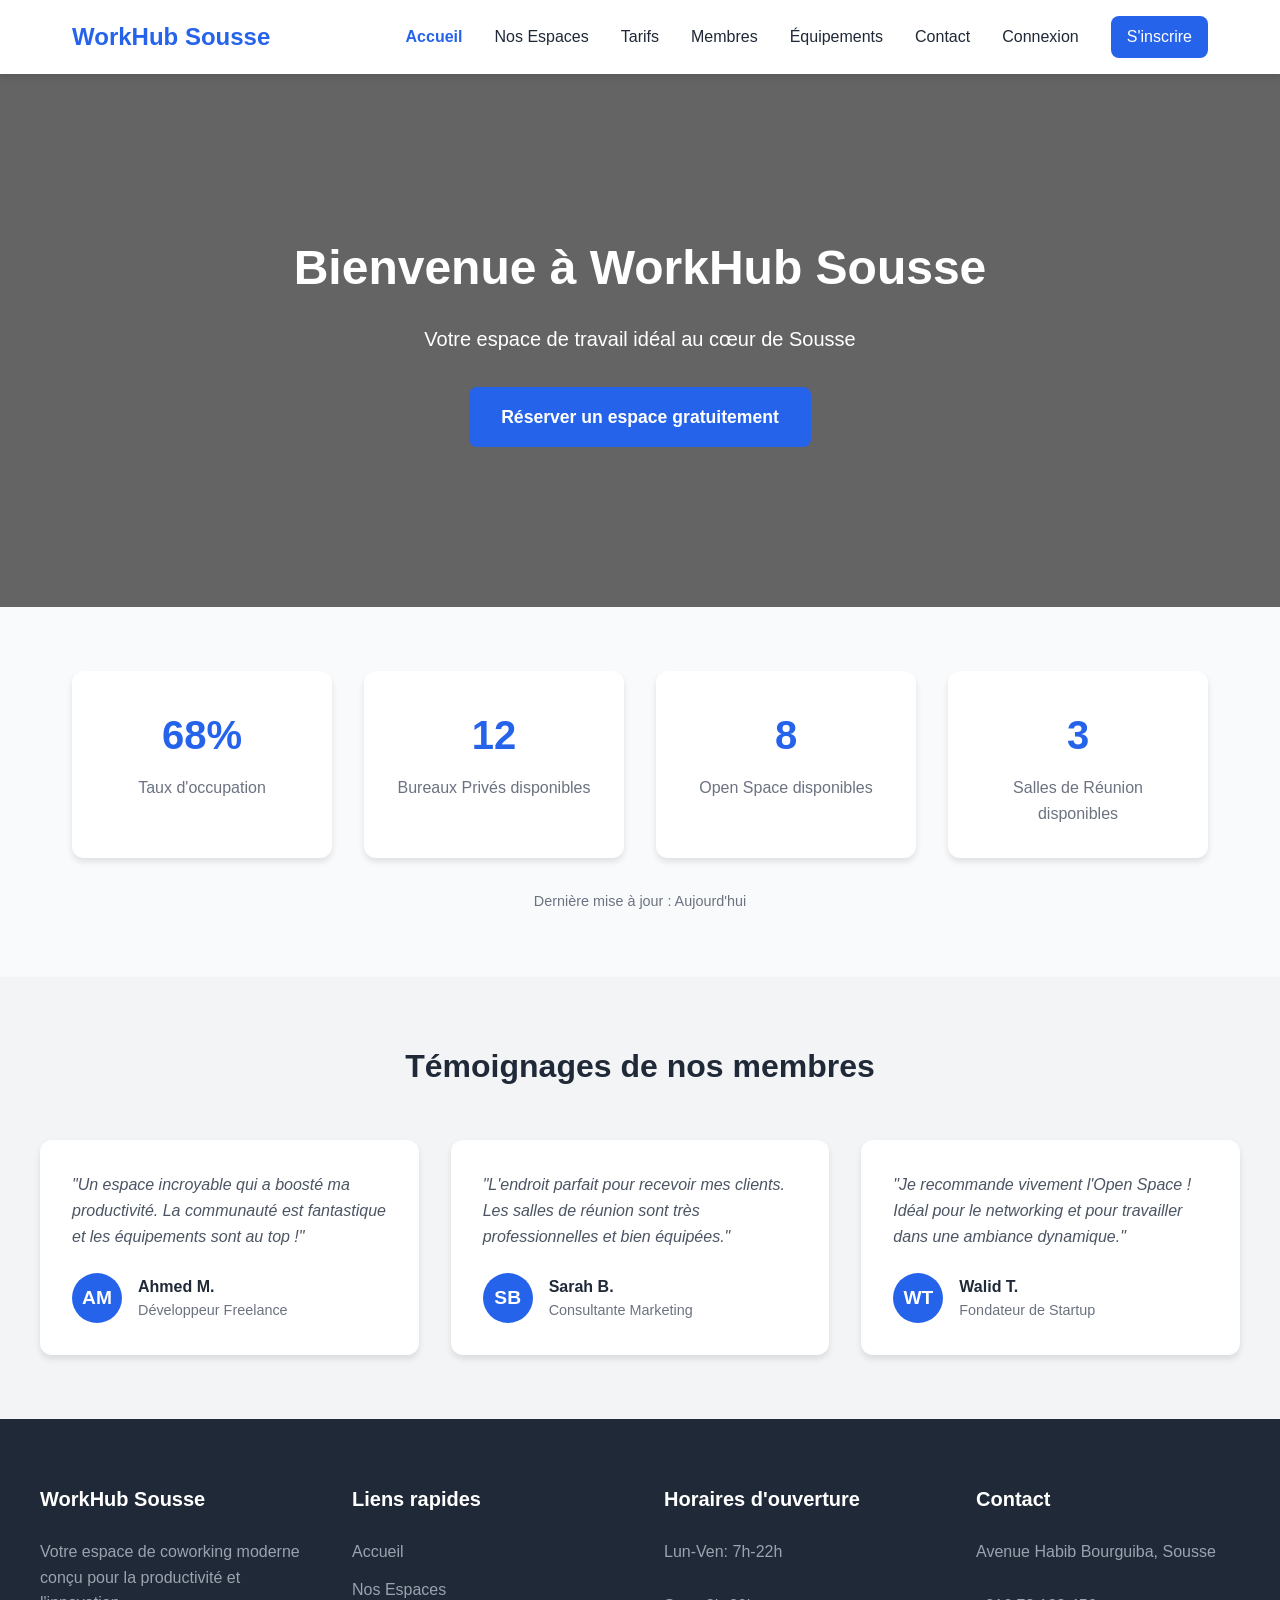
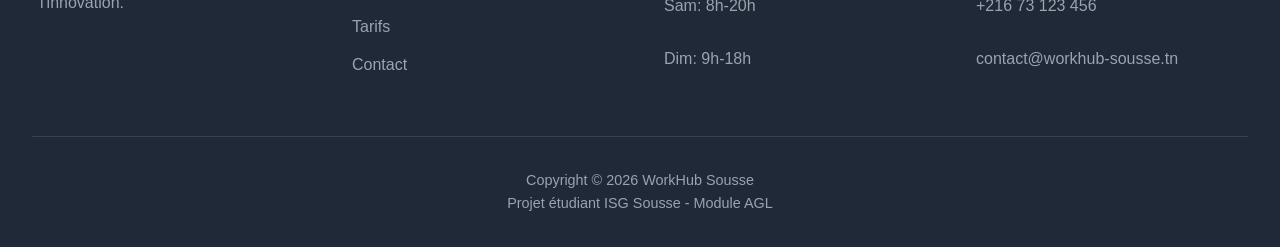
<file: WorkHub sousse/index.html>
<!DOCTYPE html>
<html lang="fr">
<head>
    <meta charset="UTF-8">
    <meta name="viewport" content="width=device-width, initial-scale=1.0">
    <title>WorkHub Sousse - Accueil</title>
    <link rel="stylesheet" href="style.css">
</head>
<body class="a8">
    <nav class="a1">
        <div class="a2">
            <a href="index.html" class="a3">WorkHub Sousse</a>
            <div class="a4">
                <a href="index.html" class="a5">Accueil</a>
                <a href="services.html" class="a5">Nos Espaces</a>
                <a href="pricing.html" class="a5">Tarifs</a>
                <a href="members.html" class="a5">Membres</a>
                <a href="equipments.html" class="a5">Équipements</a>
                <a href="#contact" class="a5">Contact</a>
                <a href="login.html" class="a5">Connexion</a>
                <a href="register.html" class="a7">S'inscrire</a>
            </div>
        </div>
    </nav>
    <section class="a9 n3">
        <h1 class="b1">Bienvenue à WorkHub Sousse</h1>
        <p class="b2">Votre espace de travail idéal au cœur de Sousse</p>
        <a href="register.html" class="b3">Réserver un espace gratuitement</a>
    </section>
    <section class="b4 n3 n5">
        <div class="b5">
            <div class="b6 o1">
                <h3 class="b7">68%</h3>
                <p class="b8">Taux d'occupation</p>
            </div>
            <div class="b6 o1">
                <h3 class="b7">12</h3>
                <p class="b8">Bureaux Privés disponibles</p>
            </div>
            <div class="b6 o1">
                <h3 class="b7">8</h3>
                <p class="b8">Open Space disponibles</p>
            </div>
            <div class="b6 o1">
                <h3 class="b7">3</h3>
                <p class="b8">Salles de Réunion disponibles</p>
            </div>
        </div>
        <p class="b9">Dernière mise à jour : Aujourd'hui</p>
    </section>
    <section class="c1 n3 n6">
        <div class="c2">
            <h2 class="c3">Témoignages de nos membres</h2>
            <div class="c4">
                <div class="c5 o1">
                    <p class="c6">"Un espace incroyable qui a boosté ma productivité. La communauté est fantastique et les équipements sont au top !"</p>
                    <div class="c7">
                        <div class="c8">AM</div>
                        <div>
                            <p class="c9">Ahmed M.</p>
                            <p class="d1">Développeur Freelance</p>
                        </div>
                    </div>
                </div>
                <div class="c5 o1">
                    <p class="c6">"L'endroit parfait pour recevoir mes clients. Les salles de réunion sont très professionnelles et bien équipées."</p>
                    <div class="c7">
                        <div class="c8">SB</div>
                        <div>
                            <p class="c9">Sarah B.</p>
                            <p class="d1">Consultante Marketing</p>
                        </div>
                    </div>
                </div>
                <div class="c5 o1">
                    <p class="c6">"Je recommande vivement l'Open Space ! Idéal pour le networking et pour travailler dans une ambiance dynamique."</p>
                    <div class="c7">
                        <div class="c8">WT</div>
                        <div>
                            <p class="c9">Walid T.</p>
                            <p class="d1">Fondateur de Startup</p>
                        </div>
                    </div>
                </div>
            </div>
        </div>
    </section>
    <footer id="contact" class="d2">
        <div class="d3">
            <div>
                <h3 class="d4">WorkHub Sousse</h3>
                <p class="d5">Votre espace de coworking moderne conçu pour la productivité et l'innovation.</p>
            </div>
            <div>
                <h3 class="d4">Liens rapides</h3>
                <div class="d6">
                    <a href="index.html" class="d7">Accueil</a>
                    <a href="services.html" class="d7">Nos Espaces</a>
                    <a href="pricing.html" class="d7">Tarifs</a>
                    <a href="#contact" class="d7">Contact</a>
                </div>
            </div>
            <div>
                <h3 class="d4">Horaires d'ouverture</h3>
                <div class="d6">
                    <p class="d5">Lun-Ven: 7h-22h</p>
                    <p class="d5">Sam: 8h-20h</p>
                    <p class="d5">Dim: 9h-18h</p>
                </div>
            </div>
            <div>
                <h3 class="d4">Contact</h3>
                <div class="d6">
                    <p class="d5">Avenue Habib Bourguiba, Sousse</p>
                    <p class="d5">+216 73 123 456</p>
                    <p class="d5">contact@workhub-sousse.tn</p>
                </div>
            </div>
        </div>
        <div class="d8">
            <p>Copyright © 2026 WorkHub Sousse</p>
            <p>Projet étudiant ISG Sousse - Module AGL</p>
        </div>
    </footer>
    <script src="script.js"></script>
</body>
</html>
</file>
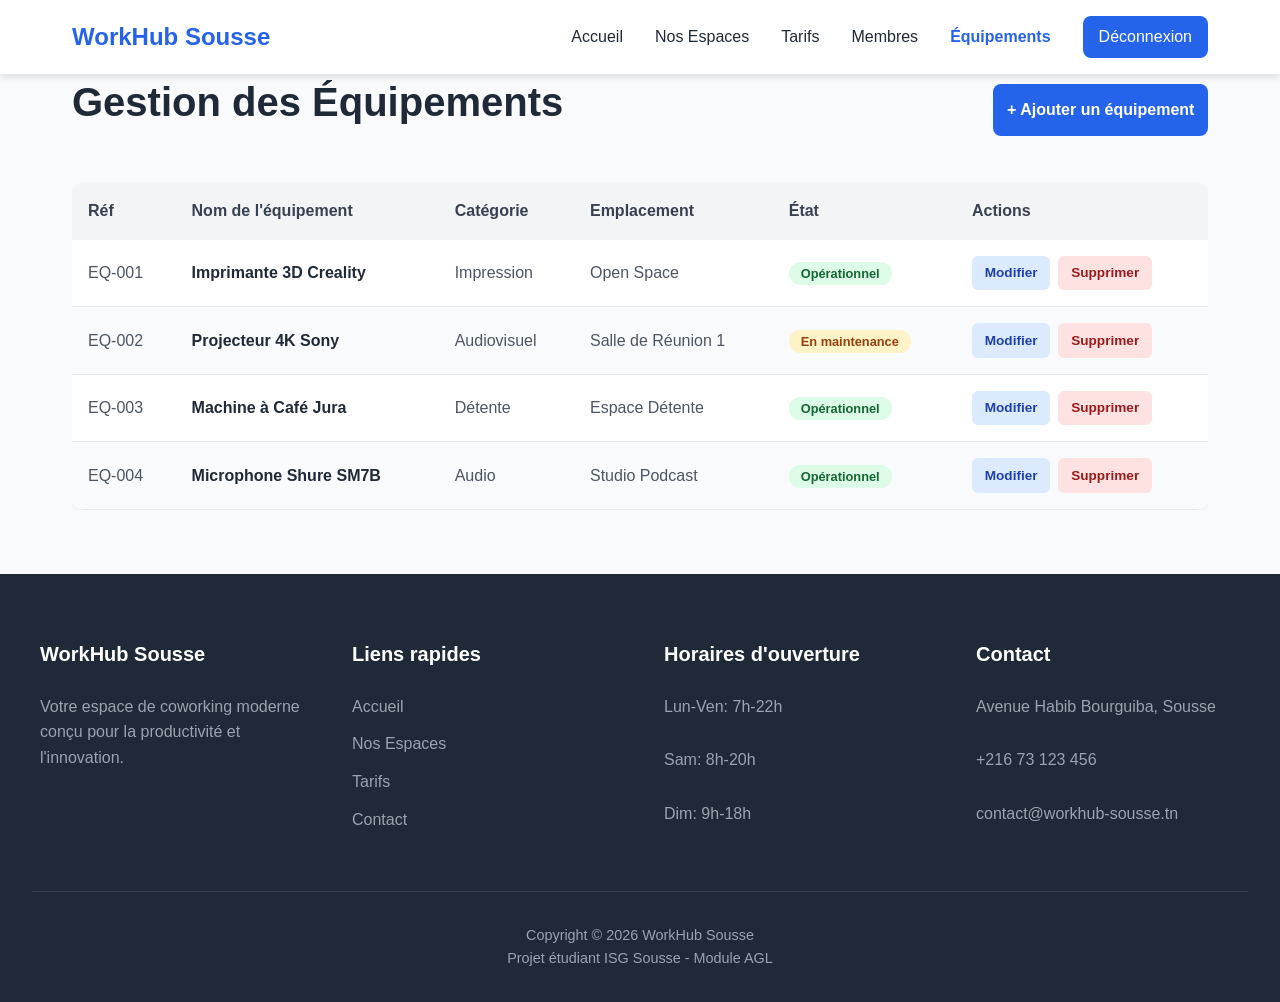
<file: WorkHub sousse/equipments.html>
<!DOCTYPE html>
<html lang="fr">
<head>
    <meta charset="UTF-8">
    <meta name="viewport" content="width=device-width, initial-scale=1.0">
    <title>WorkHub Sousse - Équipements</title>
    <link rel="stylesheet" href="style.css">
</head>
<body class="a8">
    <nav class="a1">
        <div class="a2">
            <a href="index.html" class="a3">WorkHub Sousse</a>
            <div class="a4">
                <a href="index.html" class="a5">Accueil</a>
                <a href="services.html" class="a5">Nos Espaces</a>
                <a href="pricing.html" class="a5">Tarifs</a>
                <a href="members.html" class="a5">Membres</a>
                <a href="equipments.html" class="a5 a6">Équipements</a>
                <a href="login.html" class="a7">Déconnexion</a>
            </div>
        </div>
    </nav>
    
    <input type="checkbox" id="del_e1" class="q1">
    <input type="checkbox" id="del_e2" class="q1">
    <input type="checkbox" id="del_e3" class="q1">
    <input type="checkbox" id="del_e4" class="q1">

    <div class="o2">
        <div class="o3 n4">
            <h1 class="h2">Gestion des Équipements</h1>
            <a href="#add_eq" class="f2 q6" style="width: auto;">+ Ajouter un équipement</a>
        </div>
        <div class="n4 n6" style="overflow-x: auto;">
            <table class="o4">
                <thead>
                    <tr>
                        <th class="o5">Réf</th>
                        <th class="o5">Nom de l'équipement</th>
                        <th class="o5">Catégorie</th>
                        <th class="o5">Emplacement</th>
                        <th class="o5">État</th>
                        <th class="o5">Actions</th>
                    </tr>
                </thead>
                <tbody>
                    <tr class="o6 o1" id="row_e1">
                        <td class="o6">EQ-001</td>
                        <td class="o6" style="font-weight: 600; color: #1f2937;">Imprimante 3D Creality</td>
                        <td class="o6">Impression</td>
                        <td class="o6">Open Space</td>
                        <td class="o6"><span class="p2 p3">Opérationnel</span></td>
                        <td class="o6">
                            <div class="o7">
                                <a href="#edit_eq" class="o8 o9 q6">Modifier</a>
                                <label for="del_e1" class="o8 p1 q6" onclick="this.closest('tr').remove()">Supprimer</label>
                            </div>
                        </td>
                    </tr>
                    <tr class="o6 o1" id="row_e2" style="background: #f9fafb;">
                        <td class="o6">EQ-002</td>
                        <td class="o6" style="font-weight: 600; color: #1f2937;">Projecteur 4K Sony</td>
                        <td class="o6">Audiovisuel</td>
                        <td class="o6">Salle de Réunion 1</td>
                        <td class="o6"><span class="p2 p4">En maintenance</span></td>
                        <td class="o6">
                            <div class="o7">
                                <a href="#edit_eq" class="o8 o9 q6">Modifier</a>
                                <label for="del_e2" class="o8 p1 q6" onclick="this.closest('tr').remove()">Supprimer</label>
                            </div>
                        </td>
                    </tr>
                    <tr class="o6 o1" id="row_e3">
                        <td class="o6">EQ-003</td>
                        <td class="o6" style="font-weight: 600; color: #1f2937;">Machine à Café Jura</td>
                        <td class="o6">Détente</td>
                        <td class="o6">Espace Détente</td>
                        <td class="o6"><span class="p2 p3">Opérationnel</span></td>
                        <td class="o6">
                            <div class="o7">
                                <a href="#edit_eq" class="o8 o9 q6">Modifier</a>
                                <label for="del_e3" class="o8 p1 q6" onclick="this.closest('tr').remove()">Supprimer</label>
                            </div>
                        </td>
                    </tr>
                    <tr class="o6 o1" id="row_e4" style="background: #f9fafb;">
                        <td class="o6">EQ-004</td>
                        <td class="o6" style="font-weight: 600; color: #1f2937;">Microphone Shure SM7B</td>
                        <td class="o6">Audio</td>
                        <td class="o6">Studio Podcast</td>
                        <td class="o6"><span class="p2 p3">Opérationnel</span></td>
                        <td class="o6">
                            <div class="o7">
                                <a href="#edit_eq" class="o8 o9 q6">Modifier</a>
                                <label for="del_e4" class="o8 p1 q6" onclick="this.closest('tr').remove()">Supprimer</label>
                            </div>
                        </td>
                    </tr>
                </tbody>
            </table>
        </div>
    </div>

    <!-- Modal Ajouter -->
    <div id="add_eq" class="q2">
        <div class="q3">
            <a href="#" class="q4">&times;</a>
            <h2 class="q5">Ajouter un Équipement</h2>
            <form id="form_add_eq">
                <div class="e5">
                    <label class="e6">Nom de l'équipement</label>
                    <input type="text" name="nom" class="e7" required>
                </div>
                <div class="e5">
                    <label class="e6">Localisation</label>
                    <input type="text" name="loc" class="e7" required>
                </div>
                <button type="submit" class="f2">Enregistrer</button>
            </form>
        </div>
    </div>

    <!-- Modal Modifier -->
    <div id="edit_eq" class="q2">
        <div class="q3">
            <a href="#" class="q4">&times;</a>
            <h2 class="q5">Modifier l'Équipement</h2>
            <form id="form_edit_eq">
                <div class="e5">
                    <label class="e6">Nouveau Nom</label>
                    <input type="text" name="nom" class="e7" required>
                </div>
                <div class="e5">
                    <label class="e6">Nouvelle Localisation</label>
                    <input type="text" name="loc" class="e7" required>
                </div>
                <button type="submit" class="f2">Mettre à jour</button>
            </form>
        </div>
    </div>

    <footer id="contact" class="d2">
        <div class="d3">
            <div>
                <h3 class="d4">WorkHub Sousse</h3>
                <p class="d5">Votre espace de coworking moderne conçu pour la productivité et l'innovation.</p>
            </div>
            <div>
                <h3 class="d4">Liens rapides</h3>
                <div class="d6">
                    <a href="index.html" class="d7">Accueil</a>
                    <a href="services.html" class="d7">Nos Espaces</a>
                    <a href="pricing.html" class="d7">Tarifs</a>
                    <a href="#contact" class="d7">Contact</a>
                </div>
            </div>
            <div>
                <h3 class="d4">Horaires d'ouverture</h3>
                <div class="d6">
                    <p class="d5">Lun-Ven: 7h-22h</p>
                    <p class="d5">Sam: 8h-20h</p>
                    <p class="d5">Dim: 9h-18h</p>
                </div>
            </div>
            <div>
                <h3 class="d4">Contact</h3>
                <div class="d6">
                    <p class="d5">Avenue Habib Bourguiba, Sousse</p>
                    <p class="d5">+216 73 123 456</p>
                    <p class="d5">contact@workhub-sousse.tn</p>
                </div>
            </div>
        </div>
        <div class="d8">
            <p>Copyright © 2026 WorkHub Sousse</p>
            <p>Projet étudiant ISG Sousse - Module AGL</p>
        </div>
    </footer>
    <script src="script.js"></script>
</body>
</html>
</file>
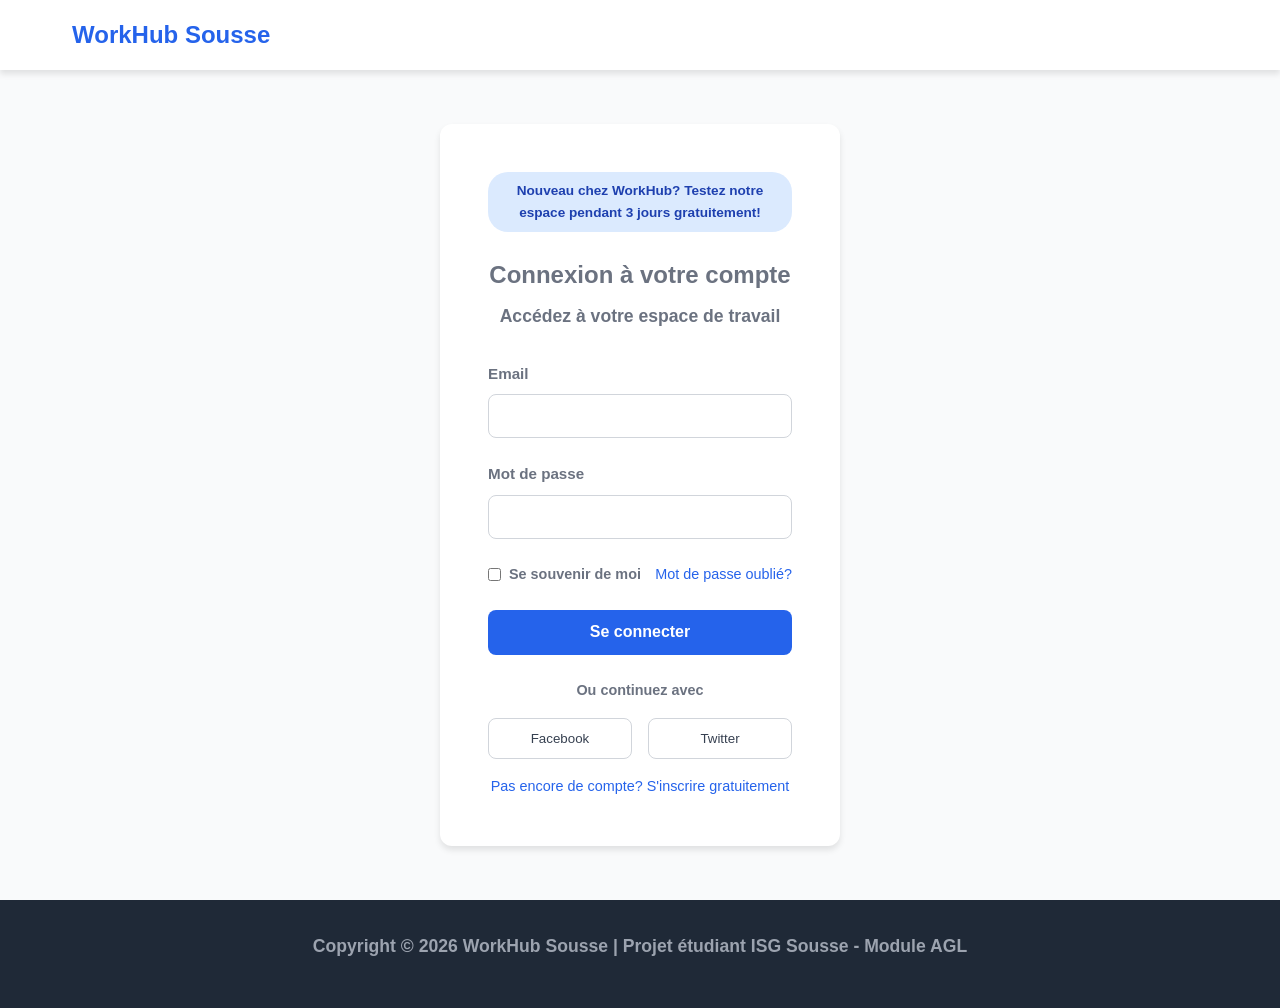
<file: WorkHub sousse/login.html>
<!DOCTYPE html>
<html lang="fr">
<head>
    <meta charset="UTF-8">
    <meta name="viewport" content="width=device-width, initial-scale=1.0">
    <title>WorkHub Sousse - Connexion</title>
    <link rel="stylesheet" href="style.css">
</head>
<body class="f9">
    <nav class="a1">
        <div class="a2">
            <a href="index.html" class="a3">WorkHub Sousse</a>
        </div>
    </nav>
    <div class="d9 a8">
        <div class="e1">
            <div class="e2">
                <span class="f6">Nouveau chez WorkHub? Testez notre espace pendant 3 jours gratuitement!</span>
                <h1 class="e3">Connexion à votre compte</h1>
                <p class="e4">Accédez à votre espace de travail</p>
            </div>
            <form action="index.html" method="GET">
                <div class="e5">
                    <label for="email" class="e6">Email</label>
                    <input type="email" id="email" name="email" class="e7" required>
                </div>
                <div class="e5">
                    <label for="password" class="e6">Mot de passe</label>
                    <input type="password" id="password" name="password" class="e7" required>
                </div>
                <div class="e8">
                    <div class="e9">
                        <input type="checkbox" id="remember" name="remember">
                        <label for="remember">Se souvenir de moi</label>
                    </div>
                    <a href="#" class="f1">Mot de passe oublié?</a>
                </div>
                <button type="submit" class="f2">Se connecter</button>
            </form>
            <p class="f3">Ou continuez avec</p>
            <div class="f4">
                <button class="f5">Facebook</button>
                <button class="f5">Twitter</button>
            </div>
            <p class="f3" style="margin-top: 1rem;">
                <a href="register.html" class="f1">Pas encore de compte? S'inscrire gratuitement</a>
            </p>
        </div>
    </div>
    <div class="d2" style="padding: 2rem; text-align: center;">
        <p class="d5">Copyright © 2026 WorkHub Sousse | Projet étudiant ISG Sousse - Module AGL</p>
    </div>
    <script src="script.js"></script>
</body>
</html>
</file>
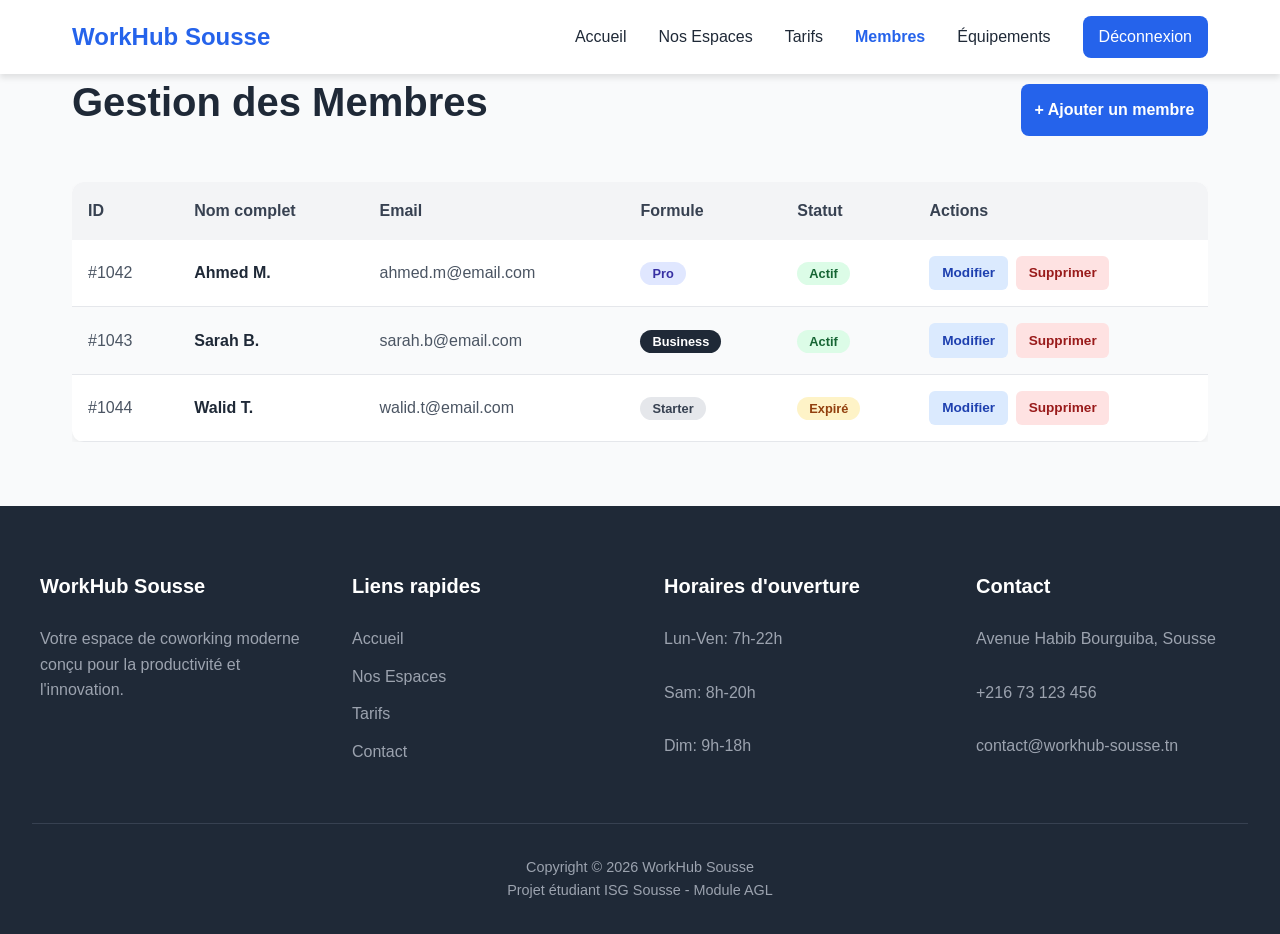
<file: WorkHub sousse/members.html>
<!DOCTYPE html>
<html lang="fr">
<head>
    <meta charset="UTF-8">
    <meta name="viewport" content="width=device-width, initial-scale=1.0">
    <title>WorkHub Sousse - Membres</title>
    <link rel="stylesheet" href="style.css">
</head>
<body class="a8">
    <nav class="a1">
        <div class="a2">
            <a href="index.html" class="a3">WorkHub Sousse</a>
            <div class="a4">
                <a href="index.html" class="a5">Accueil</a>
                <a href="services.html" class="a5">Nos Espaces</a>
                <a href="pricing.html" class="a5">Tarifs</a>
                <a href="members.html" class="a5 a6">Membres</a>
                <a href="equipments.html" class="a5">Équipements</a>
                <a href="login.html" class="a7">Déconnexion</a>
            </div>
        </div>
    </nav>
    
    <input type="checkbox" id="del_m1" class="q1">
    <input type="checkbox" id="del_m2" class="q1">
    <input type="checkbox" id="del_m3" class="q1">

    <div class="o2">
        <div class="o3 n3">
            <h1 class="h2">Gestion des Membres</h1>
            <a href="#add_member" class="f2 q6" style="width: auto;">+ Ajouter un membre</a>
        </div>
        <div class="n3 n5" style="overflow-x: auto;">
            <table class="o4">
                <thead>
                    <tr>
                        <th class="o5">ID</th>
                        <th class="o5">Nom complet</th>
                        <th class="o5">Email</th>
                        <th class="o5">Formule</th>
                        <th class="o5">Statut</th>
                        <th class="o5">Actions</th>
                    </tr>
                </thead>
                <tbody>
                    <tr class="o6 o1" id="row_m1">
                        <td class="o6">#1042</td>
                        <td class="o6" style="font-weight: 600; color: #1f2937;">Ahmed M.</td>
                        <td class="o6">ahmed.m@email.com</td>
                        <td class="o6"><span class="p2 p5">Pro</span></td>
                        <td class="o6"><span class="p2 p3">Actif</span></td>
                        <td class="o6">
                            <div class="o7">
                                <a href="#edit_member" class="o8 o9 q6">Modifier</a>
                                <label for="del_m1" class="o8 p1 q6" onclick="this.closest('tr').remove()">Supprimer</label>
                            </div>
                        </td>
                    </tr>
                    <tr class="o6 o1" id="row_m2" style="background: #f9fafb;">
                        <td class="o6">#1043</td>
                        <td class="o6" style="font-weight: 600; color: #1f2937;">Sarah B.</td>
                        <td class="o6">sarah.b@email.com</td>
                        <td class="o6"><span class="p2" style="background: #1f2937; color: #fff;">Business</span></td>
                        <td class="o6"><span class="p2 p3">Actif</span></td>
                        <td class="o6">
                            <div class="o7">
                                <a href="#edit_member" class="o8 o9 q6">Modifier</a>
                                <label for="del_m2" class="o8 p1 q6" onclick="this.closest('tr').remove()">Supprimer</label>
                            </div>
                        </td>
                    </tr>
                    <tr class="o6 o1" id="row_m3">
                        <td class="o6">#1044</td>
                        <td class="o6" style="font-weight: 600; color: #1f2937;">Walid T.</td>
                        <td class="o6">walid.t@email.com</td>
                        <td class="o6"><span class="p2" style="background: #e5e7eb; color: #374151;">Starter</span></td>
                        <td class="o6"><span class="p2 p4">Expiré</span></td>
                        <td class="o6">
                            <div class="o7">
                                <a href="#edit_member" class="o8 o9 q6">Modifier</a>
                                <label for="del_m3" class="o8 p1 q6" onclick="this.closest('tr').remove()">Supprimer</label>
                            </div>
                        </td>
                    </tr>
                </tbody>
            </table>
        </div>
    </div>

    <!-- Modal Ajouter -->
    <div id="add_member" class="q2">
        <div class="q3">
            <a href="#" class="q4">&times;</a>
            <h2 class="q5">Ajouter un Membre</h2>
            <form id="form_add_member">
                <div class="e5">
                    <label class="e6">Nom complet</label>
                    <input type="text" name="nom" class="e7" required>
                </div>
                <div class="e5">
                    <label class="e6">Email</label>
                    <input type="email" name="email" class="e7" required>
                </div>
                <button type="submit" class="f2">Enregistrer</button>
            </form>
        </div>
    </div>

    <!-- Modal Modifier -->
    <div id="edit_member" class="q2">
        <div class="q3">
            <a href="#" class="q4">&times;</a>
            <h2 class="q5">Modifier le Membre</h2>
            <form id="form_edit_member">
                <div class="e5">
                    <label class="e6">Nouveau Nom complet</label>
                    <input type="text" name="nom" class="e7" required>
                </div>
                <div class="e5">
                    <label class="e6">Nouvel Email</label>
                    <input type="email" name="email" class="e7" required>
                </div>
                <button type="submit" class="f2">Mettre à jour</button>
            </form>
        </div>
    </div>

    <footer id="contact" class="d2">
        <div class="d3">
            <div>
                <h3 class="d4">WorkHub Sousse</h3>
                <p class="d5">Votre espace de coworking moderne conçu pour la productivité et l'innovation.</p>
            </div>
            <div>
                <h3 class="d4">Liens rapides</h3>
                <div class="d6">
                    <a href="index.html" class="d7">Accueil</a>
                    <a href="services.html" class="d7">Nos Espaces</a>
                    <a href="pricing.html" class="d7">Tarifs</a>
                    <a href="#contact" class="d7">Contact</a>
                </div>
            </div>
            <div>
                <h3 class="d4">Horaires d'ouverture</h3>
                <div class="d6">
                    <p class="d5">Lun-Ven: 7h-22h</p>
                    <p class="d5">Sam: 8h-20h</p>
                    <p class="d5">Dim: 9h-18h</p>
                </div>
            </div>
            <div>
                <h3 class="d4">Contact</h3>
                <div class="d6">
                    <p class="d5">Avenue Habib Bourguiba, Sousse</p>
                    <p class="d5">+216 73 123 456</p>
                    <p class="d5">contact@workhub-sousse.tn</p>
                </div>
            </div>
        </div>
        <div class="d8">
            <p>Copyright © 2026 WorkHub Sousse</p>
            <p>Projet étudiant ISG Sousse - Module AGL</p>
        </div>
    </footer>
    <script src="script.js"></script>
</body>
</html>
</file>
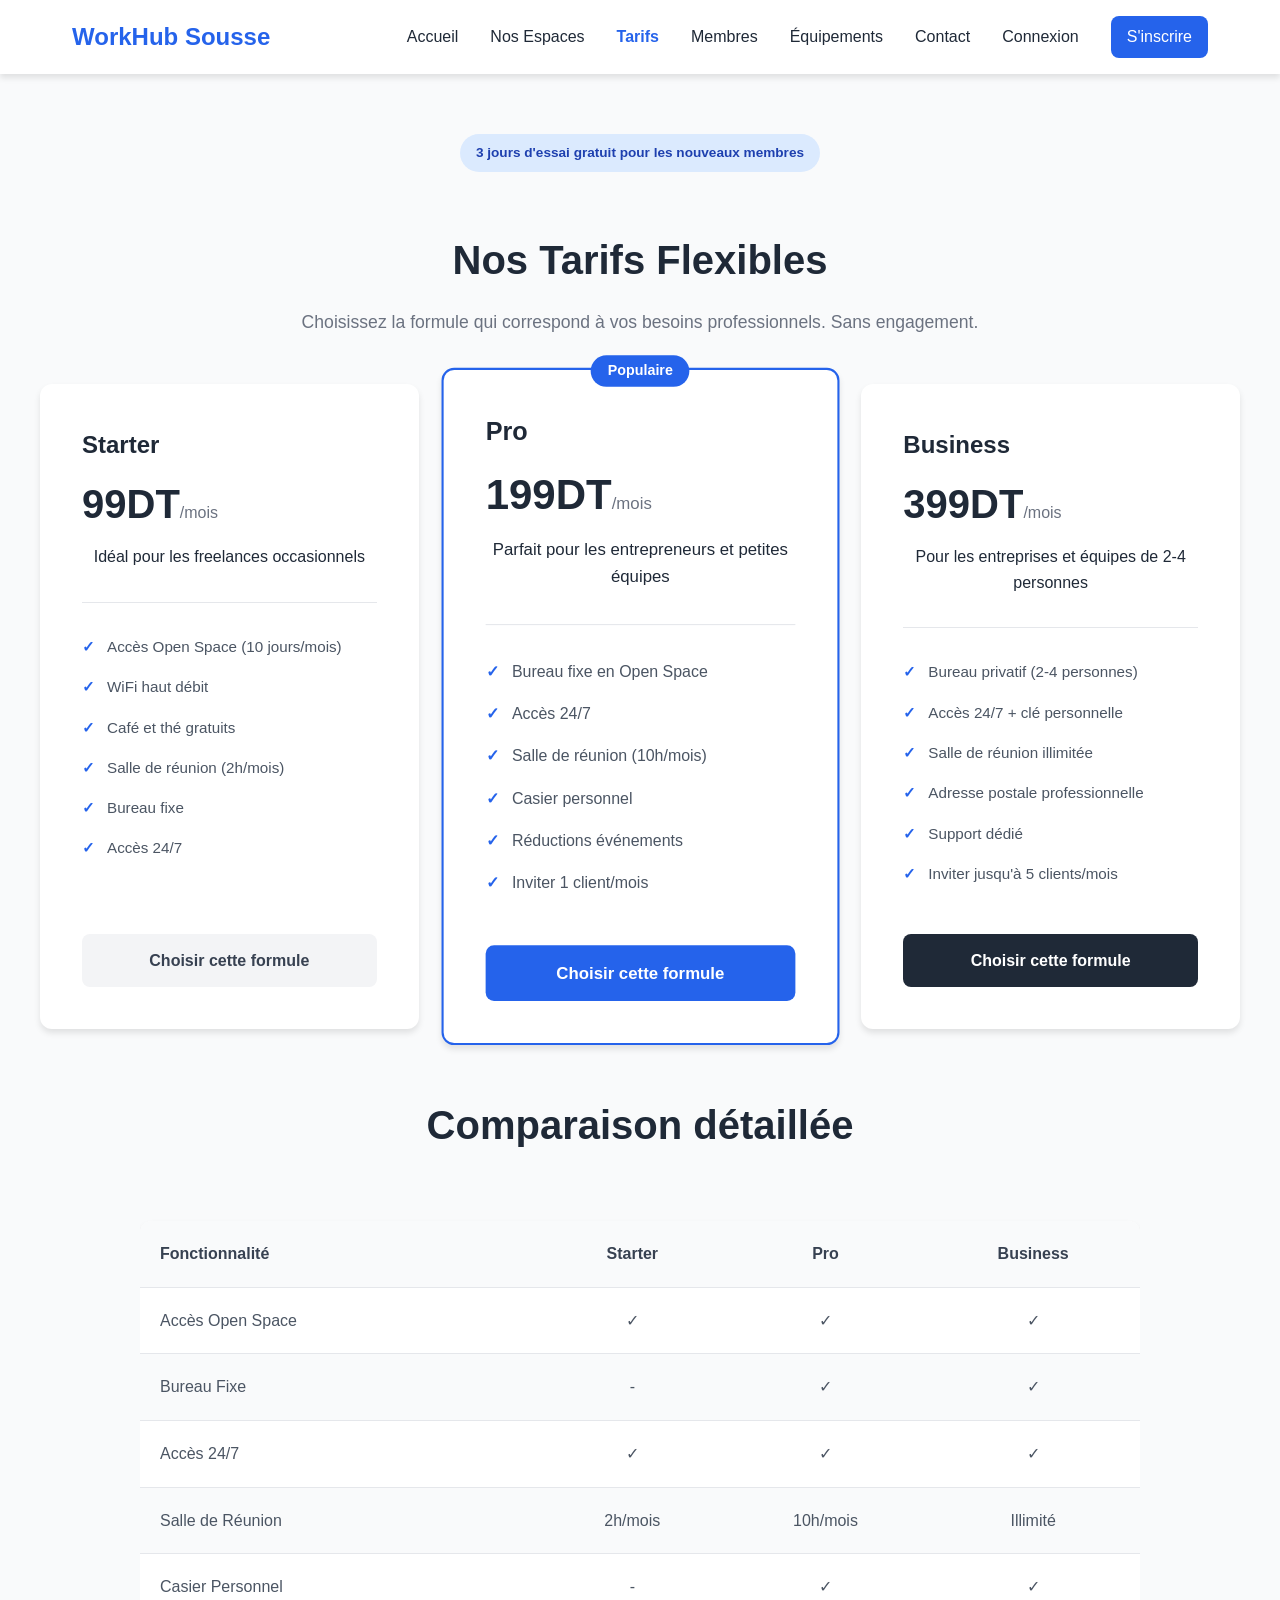
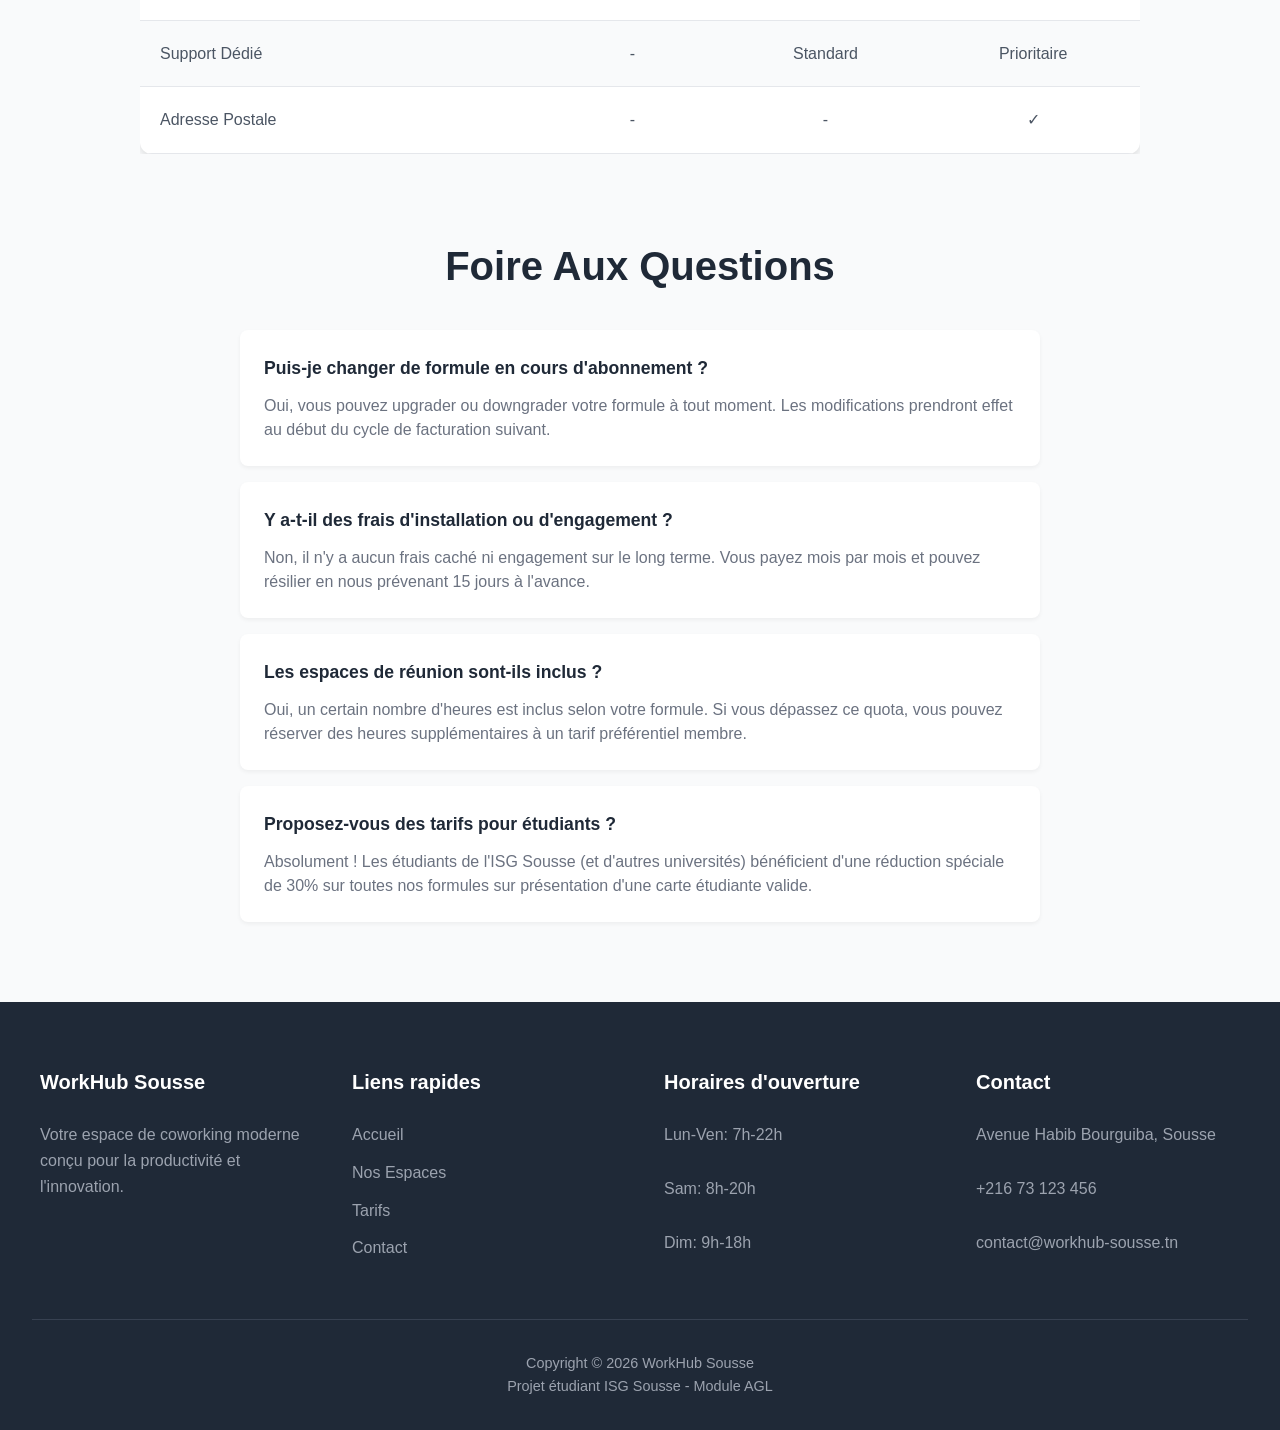
<file: WorkHub sousse/pricing.html>
<!DOCTYPE html>
<html lang="fr">
<head>
    <meta charset="UTF-8">
    <meta name="viewport" content="width=device-width, initial-scale=1.0">
    <title>WorkHub Sousse - Tarifs</title>
    <link rel="stylesheet" href="style.css">
</head>
<body class="a8">
    <nav class="a1">
        <div class="a2">
            <a href="index.html" class="a3">WorkHub Sousse</a>
            <div class="a4">
                <a href="index.html" class="a5">Accueil</a>
                <a href="services.html" class="a5">Nos Espaces</a>
                <a href="pricing.html" class="a5 a6">Tarifs</a>
                <a href="members.html" class="a5">Membres</a>
                <a href="equipments.html" class="a5">Équipements</a>
                <a href="#contact" class="a5">Contact</a>
                <a href="login.html" class="a5">Connexion</a>
                <a href="register.html" class="a7">S'inscrire</a>
            </div>
        </div>
    </nav>
    <div style="background: #f9fafb; padding: 4rem 2rem;">
        <div style="max-width: 800px; margin: 0 auto 3rem; text-align: center;">
            <div style="margin-bottom: 2rem;">
                <span class="f6">3 jours d'essai gratuit pour les nouveaux membres</span>
            </div>
            <h1 class="h2">Nos Tarifs Flexibles</h1>
            <p class="e4" style="font-size: 1.1rem;">Choisissez la formule qui correspond à vos besoins professionnels. Sans engagement.</p>
        </div>

        <div class="h3" style="margin-bottom: 4rem;">
            <!-- Starter -->
            <div class="h4">
                <h2 class="h8">Starter</h2>
                <h3 class="h9">99DT<span style="font-size: 1rem; color: #6b7280; font-weight: normal;">/mois</span></h3>
                <p class="h7">Idéal pour les freelances occasionnels</p>
                <div class="i2">
                    <div class="i3"><span class="i4">✓</span> Accès Open Space (10 jours/mois)</div>
                    <div class="i3"><span class="i4">✓</span> WiFi haut débit</div>
                    <div class="i3"><span class="i4">✓</span> Café et thé gratuits</div>
                    <div class="i3"><span class="i4">✓</span> Salle de réunion (2h/mois)</div>
                    <div class="i3"><span class="i4">✓</span> Bureau fixe</div>
                    <div class="i3"><span class="i4">✓</span> Accès 24/7</div>
                </div>
                <a href="register.html" class="f2" style="background: #f3f4f6; color: #374151;">Choisir cette formule</a>
            </div>
            <!-- Pro -->
            <div class="h4 h5">
                <span class="h6">Populaire</span>
                <h2 class="h8">Pro</h2>
                <h3 class="h9">199DT<span style="font-size: 1rem; color: #6b7280; font-weight: normal;">/mois</span></h3>
                <p class="h7">Parfait pour les entrepreneurs et petites équipes</p>
                <div class="i2">
                    <div class="i3"><span class="i4">✓</span> Bureau fixe en Open Space</div>
                    <div class="i3"><span class="i4">✓</span> Accès 24/7</div>
                    <div class="i3"><span class="i4">✓</span> Salle de réunion (10h/mois)</div>
                    <div class="i3"><span class="i4">✓</span> Casier personnel</div>
                    <div class="i3"><span class="i4">✓</span> Réductions événements</div>
                    <div class="i3"><span class="i4">✓</span> Inviter 1 client/mois</div>
                </div>
                <a href="register.html" class="f2">Choisir cette formule</a>
            </div>
            <!-- Business -->
            <div class="h4">
                <h2 class="h8">Business</h2>
                <h3 class="h9">399DT<span style="font-size: 1rem; color: #6b7280; font-weight: normal;">/mois</span></h3>
                <p class="h7">Pour les entreprises et équipes de 2-4 personnes</p>
                <div class="i2">
                    <div class="i3"><span class="i4">✓</span> Bureau privatif (2-4 personnes)</div>
                    <div class="i3"><span class="i4">✓</span> Accès 24/7 + clé personnelle</div>
                    <div class="i3"><span class="i4">✓</span> Salle de réunion illimitée</div>
                    <div class="i3"><span class="i4">✓</span> Adresse postale professionnelle</div>
                    <div class="i3"><span class="i4">✓</span> Support dédié</div>
                    <div class="i3"><span class="i4">✓</span> Inviter jusqu'à 5 clients/mois</div>
                </div>
                <a href="register.html" class="f2" style="background: #1f2937;">Choisir cette formule</a>
            </div>
        </div>

        <div style="max-width: 1000px; margin: 0 auto 4rem; overflow-x: auto;">
            <h2 class="h2" style="text-align: center; margin-bottom: 2rem;">Comparaison détaillée</h2>
            <table class="i5">
                <thead>
                    <tr>
                        <th class="i6" style="width: 40%;">Fonctionnalité</th>
                        <th class="i6" style="text-align: center;">Starter</th>
                        <th class="i6" style="text-align: center;">Pro</th>
                        <th class="i6" style="text-align: center;">Business</th>
                    </tr>
                </thead>
                <tbody>
                    <tr>
                        <td class="i7" style="text-align: left;">Accès Open Space</td>
                        <td class="i7">✓</td>
                        <td class="i7">✓</td>
                        <td class="i7">✓</td>
                    </tr>
                    <tr>
                        <td class="i7" style="text-align: left; background: #f9fafb;">Bureau Fixe</td>
                        <td class="i7" style="background: #f9fafb;">-</td>
                        <td class="i7" style="background: #f9fafb;">✓</td>
                        <td class="i7" style="background: #f9fafb;">✓</td>
                    </tr>
                    <tr>
                        <td class="i7" style="text-align: left;">Accès 24/7</td>
                        <td class="i7">✓</td>
                        <td class="i7">✓</td>
                        <td class="i7">✓</td>
                    </tr>
                    <tr>
                        <td class="i7" style="text-align: left; background: #f9fafb;">Salle de Réunion</td>
                        <td class="i7" style="background: #f9fafb;">2h/mois</td>
                        <td class="i7" style="background: #f9fafb;">10h/mois</td>
                        <td class="i7" style="background: #f9fafb;">Illimité</td>
                    </tr>
                    <tr>
                        <td class="i7" style="text-align: left;">Casier Personnel</td>
                        <td class="i7">-</td>
                        <td class="i7">✓</td>
                        <td class="i7">✓</td>
                    </tr>
                    <tr>
                        <td class="i7" style="text-align: left; background: #f9fafb;">Support Dédié</td>
                        <td class="i7" style="background: #f9fafb;">-</td>
                        <td class="i7" style="background: #f9fafb;">Standard</td>
                        <td class="i7" style="background: #f9fafb;">Prioritaire</td>
                    </tr>
                    <tr>
                        <td class="i7" style="text-align: left;">Adresse Postale</td>
                        <td class="i7">-</td>
                        <td class="i7">-</td>
                        <td class="i7">✓</td>
                    </tr>
                </tbody>
            </table>
        </div>

        <div class="i8">
            <h2 class="h2" style="text-align: center; margin-bottom: 2rem;">Foire Aux Questions</h2>
            <div class="i9">
                <h3 class="j1">Puis-je changer de formule en cours d'abonnement ?</h3>
                <p class="j2">Oui, vous pouvez upgrader ou downgrader votre formule à tout moment. Les modifications prendront effet au début du cycle de facturation suivant.</p>
            </div>
            <div class="i9">
                <h3 class="j1">Y a-t-il des frais d'installation ou d'engagement ?</h3>
                <p class="j2">Non, il n'y a aucun frais caché ni engagement sur le long terme. Vous payez mois par mois et pouvez résilier en nous prévenant 15 jours à l'avance.</p>
            </div>
            <div class="i9">
                <h3 class="j1">Les espaces de réunion sont-ils inclus ?</h3>
                <p class="j2">Oui, un certain nombre d'heures est inclus selon votre formule. Si vous dépassez ce quota, vous pouvez réserver des heures supplémentaires à un tarif préférentiel membre.</p>
            </div>
            <div class="i9">
                <h3 class="j1">Proposez-vous des tarifs pour étudiants ?</h3>
                <p class="j2">Absolument ! Les étudiants de l'ISG Sousse (et d'autres universités) bénéficient d'une réduction spéciale de 30% sur toutes nos formules sur présentation d'une carte étudiante valide.</p>
            </div>
        </div>
    </div>
    
    <footer id="contact" class="d2">
        <div class="d3">
            <div>
                <h3 class="d4">WorkHub Sousse</h3>
                <p class="d5">Votre espace de coworking moderne conçu pour la productivité et l'innovation.</p>
            </div>
            <div>
                <h3 class="d4">Liens rapides</h3>
                <div class="d6">
                    <a href="index.html" class="d7">Accueil</a>
                    <a href="services.html" class="d7">Nos Espaces</a>
                    <a href="pricing.html" class="d7">Tarifs</a>
                    <a href="#contact" class="d7">Contact</a>
                </div>
            </div>
            <div>
                <h3 class="d4">Horaires d'ouverture</h3>
                <div class="d6">
                    <p class="d5">Lun-Ven: 7h-22h</p>
                    <p class="d5">Sam: 8h-20h</p>
                    <p class="d5">Dim: 9h-18h</p>
                </div>
            </div>
            <div>
                <h3 class="d4">Contact</h3>
                <div class="d6">
                    <p class="d5">Avenue Habib Bourguiba, Sousse</p>
                    <p class="d5">+216 73 123 456</p>
                    <p class="d5">contact@workhub-sousse.tn</p>
                </div>
            </div>
        </div>
        <div class="d8">
            <p>Copyright © 2026 WorkHub Sousse</p>
            <p>Projet étudiant ISG Sousse - Module AGL</p>
        </div>
    </footer>
    <script src="script.js"></script>
</body>
</html>
</file>
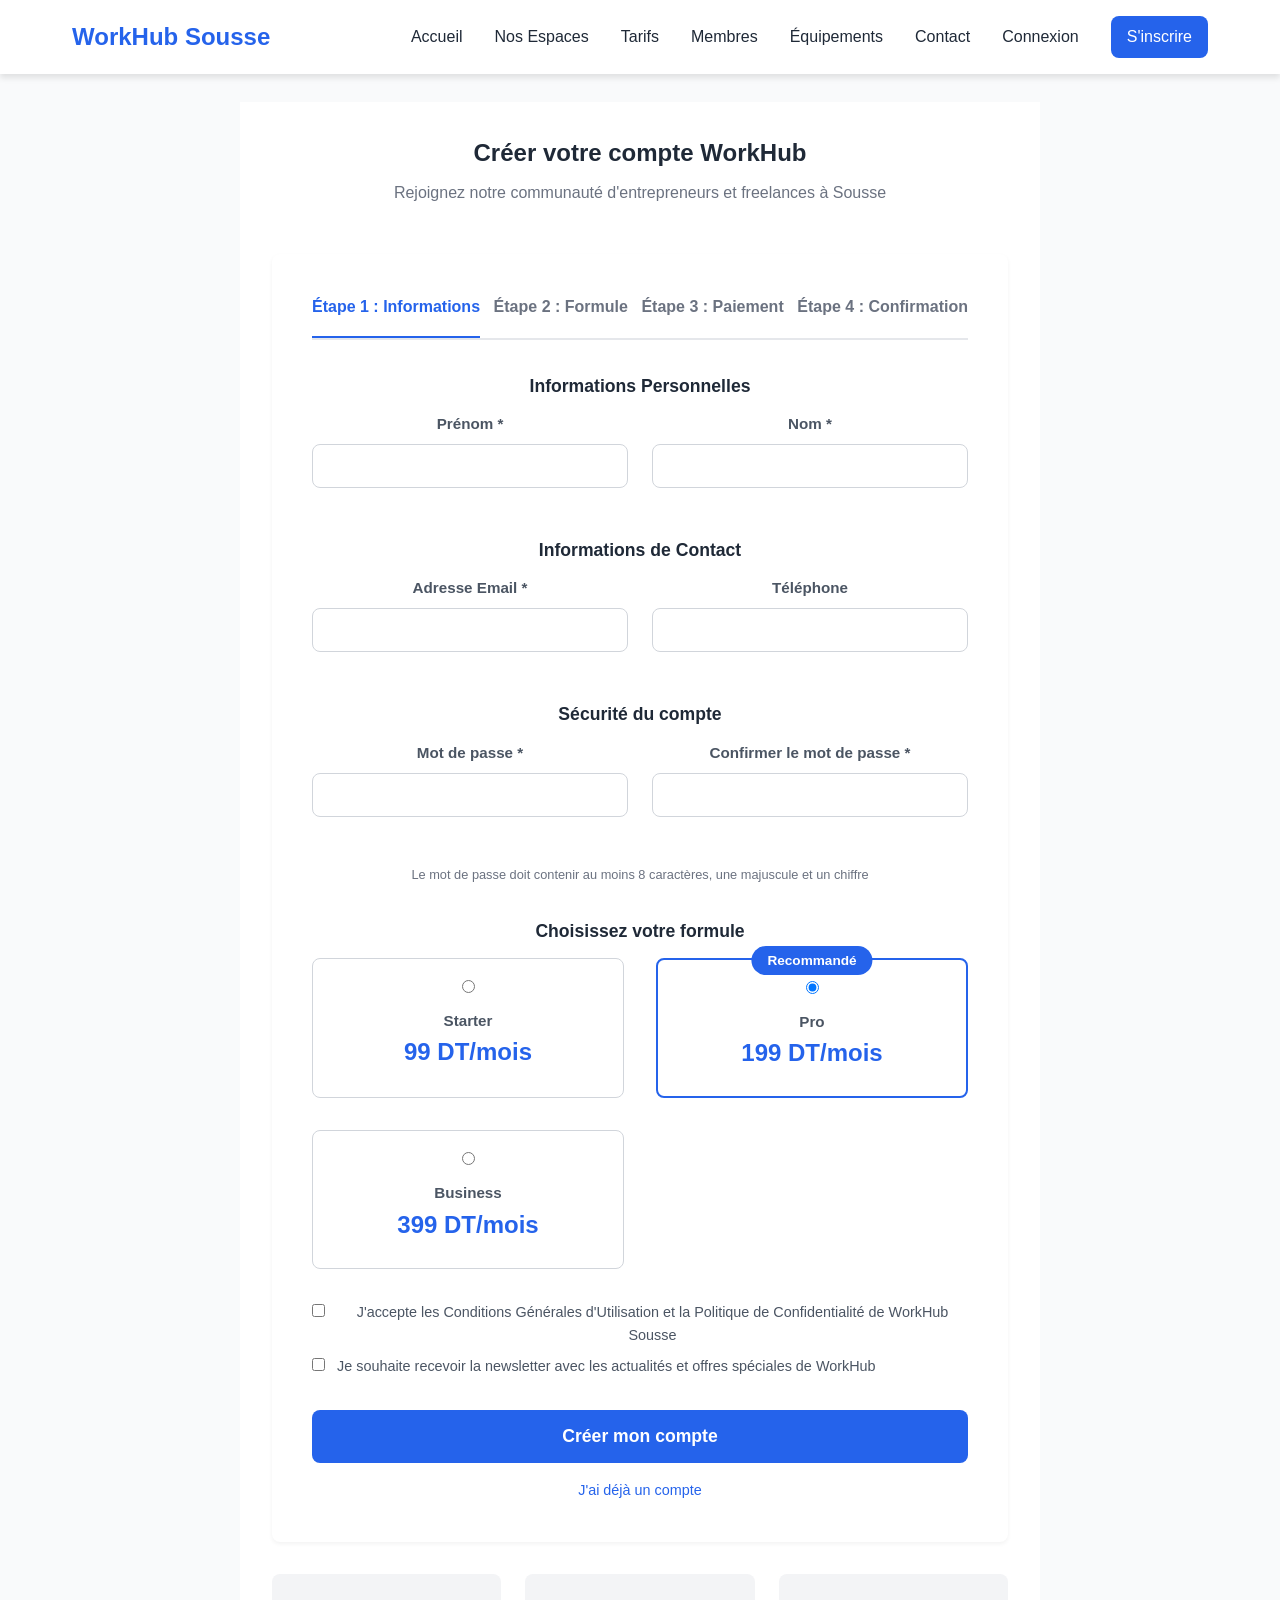
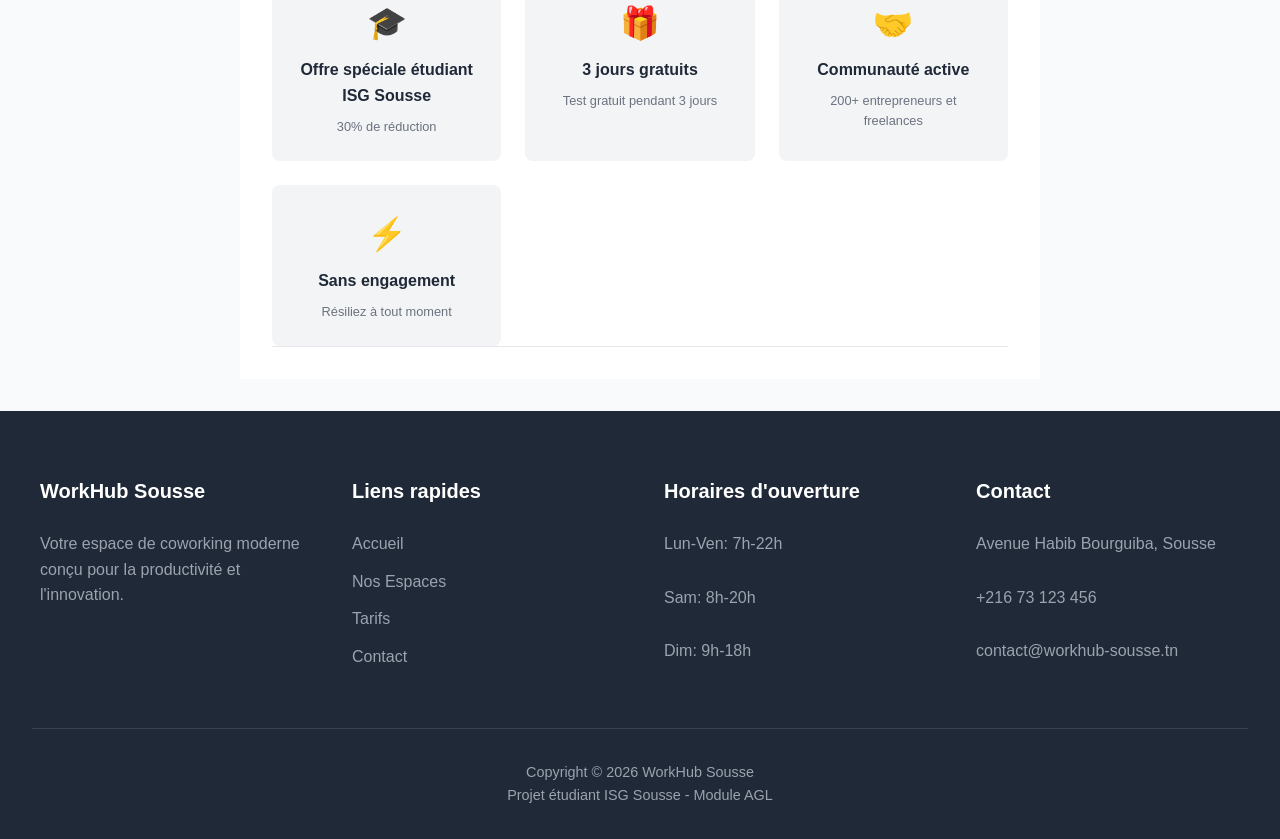
<file: WorkHub sousse/register.html>
<!DOCTYPE html>
<html lang="fr">
<head>
    <meta charset="UTF-8">
    <meta name="viewport" content="width=device-width, initial-scale=1.0">
    <title>WorkHub Sousse - Inscription</title>
    <link rel="stylesheet" href="style.css">
</head>
<body class="a8">
    <nav class="a1">
        <div class="a2">
            <a href="index.html" class="a3">WorkHub Sousse</a>
            <div class="a4">
                <a href="index.html" class="a5">Accueil</a>
                <a href="services.html" class="a5">Nos Espaces</a>
                <a href="pricing.html" class="a5">Tarifs</a>
                <a href="members.html" class="a5">Membres</a>
                <a href="equipments.html" class="a5">Équipements</a>
                <a href="#contact" class="a5">Contact</a>
                <a href="login.html" class="a5">Connexion</a>
                <a href="register.html" class="a7">S'inscrire</a>
            </div>
        </div>
    </nav>
    <div class="d9">
        <div class="g9" style="padding: 2rem; max-width: 800px; margin: 0 auto;">
            <div class="e2" style="margin-bottom: 3rem;">
                <h1 class="e3">Créer votre compte WorkHub</h1>
                <p class="e4">Rejoignez notre communauté d'entrepreneurs et freelances à Sousse</p>
            </div>
            
            <div class="i7" style="margin-top: 0; padding: 0;">
                <form action="register.php" method="POST" class="i9" style="padding: 2.5rem;">
                    
                    <div style="display: flex; justify-content: space-between; margin-bottom: 2rem; position: relative; border-bottom: 2px solid #e5e7eb; padding-bottom: 1rem; flex-wrap: wrap;">
                        <span style="color: #2563eb; font-weight: bold; border-bottom: 2px solid #2563eb; padding-bottom: 1rem; margin-bottom: -1rem;">Étape 1 : Informations</span>
                        <span style="color: #6b7280; font-weight: bold;">Étape 2 : Formule</span>
                        <span style="color: #6b7280; font-weight: bold;">Étape 3 : Paiement</span>
                        <span style="color: #6b7280; font-weight: bold;">Étape 4 : Confirmation</span>
                    </div>

                    <h3 class="j1" style="margin-top: 2rem;">Informations Personnelles</h3>
                    <div class="g2">
                        <div class="e5">
                            <label for="firstname" class="e6">Prénom *</label>
                            <input type="text" id="firstname" name="firstname" class="e7" required>
                        </div>
                        <div class="e5">
                            <label for="lastname" class="e6">Nom *</label>
                            <input type="text" id="lastname" name="lastname" class="e7" required>
                        </div>
                    </div>

                    <h3 class="j1">Informations de Contact</h3>
                    <div class="g2">
                        <div class="e5">
                            <label for="email" class="e6">Adresse Email *</label>
                            <input type="email" id="email" name="email" class="e7" required>
                        </div>
                        <div class="e5">
                            <label for="phone" class="e6">Téléphone</label>
                            <input type="tel" id="phone" name="phone" class="e7">
                        </div>
                    </div>

                    <h3 class="j1">Sécurité du compte</h3>
                    <div class="g2">
                        <div class="e5">
                            <label for="password" class="e6">Mot de passe *</label>
                            <input type="password" id="password" name="password" class="e7" required>
                        </div>
                        <div class="e5">
                            <label for="confirm" class="e6">Confirmer le mot de passe *</label>
                            <input type="password" id="confirm" name="confirm" class="e7" required>
                        </div>
                    </div>
                    <p class="g4" style="margin-bottom: 2rem;">Le mot de passe doit contenir au moins 8 caractères, une majuscule et un chiffre</p>

                    <h3 class="j1">Choisissez votre formule</h3>
                    <div class="c4" style="margin-bottom: 2rem;">
                        <div style="border: 1px solid #d1d5db; border-radius: 8px; padding: 1rem; text-align: center;">
                            <input type="radio" id="plan_starter" name="plan" value="starter" class="k1">
                            <label for="plan_starter" class="e6">Starter<br><span class="a3">99 DT/mois</span></label>
                        </div>
                        <div style="border: 2px solid #2563eb; border-radius: 8px; padding: 1rem; text-align: center; position: relative;">
                            <span class="h6">Recommandé</span>
                            <input type="radio" id="plan_pro" name="plan" value="pro" class="k1" checked>
                            <label for="plan_pro" class="e6">Pro<br><span class="a3">199 DT/mois</span></label>
                        </div>
                        <div style="border: 1px solid #d1d5db; border-radius: 8px; padding: 1rem; text-align: center;">
                            <input type="radio" id="plan_business" name="plan" value="business" class="k1">
                            <label for="plan_business" class="e6">Business<br><span class="a3">399 DT/mois</span></label>
                        </div>
                    </div>

                    <div class="g5" style="margin-bottom: 0.5rem;">
                        <input type="checkbox" id="terms" name="terms" required style="margin-top: 0.2rem;">
                        <label for="terms">J'accepte les Conditions Générales d'Utilisation et la Politique de Confidentialité de WorkHub Sousse</label>
                    </div>
                    <div class="g5" style="margin-bottom: 2rem;">
                        <input type="checkbox" id="newsletter" name="newsletter" style="margin-top: 0.2rem;">
                        <label for="newsletter">Je souhaite recevoir la newsletter avec les actualités et offres spéciales de WorkHub</label>
                    </div>

                    <button type="submit" class="f2" style="padding: 1rem; font-size: 1.1rem;">Créer mon compte</button>
                    <p class="f3" style="margin-top: 1rem;">
                        <a href="login.html" class="f1">J'ai déjà un compte</a>
                    </p>
                </form>

                <div class="g6" style="margin-top: 2rem;">
                    <div class="g7">
                        <div class="a3" style="font-size: 2rem; margin-bottom: 0.5rem;">🎓</div>
                        <h4 class="g8">Offre spéciale étudiant ISG Sousse</h4>
                        <p class="g4">30% de réduction</p>
                    </div>
                    <div class="g7">
                        <div class="a3" style="font-size: 2rem; margin-bottom: 0.5rem;">🎁</div>
                        <h4 class="g8">3 jours gratuits</h4>
                        <p class="g4">Test gratuit pendant 3 jours</p>
                    </div>
                    <div class="g7">
                        <div class="a3" style="font-size: 2rem; margin-bottom: 0.5rem;">🤝</div>
                        <h4 class="g8">Communauté active</h4>
                        <p class="g4">200+ entrepreneurs et freelances</p>
                    </div>
                    <div class="g7">
                        <div class="a3" style="font-size: 2rem; margin-bottom: 0.5rem;">⚡</div>
                        <h4 class="g8">Sans engagement</h4>
                        <p class="g4">Résiliez à tout moment</p>
                    </div>
                </div>
            </div>
        </div>
    </div>

    <footer id="contact" class="d2">
        <div class="d3">
            <div>
                <h3 class="d4">WorkHub Sousse</h3>
                <p class="d5">Votre espace de coworking moderne conçu pour la productivité et l'innovation.</p>
            </div>
            <div>
                <h3 class="d4">Liens rapides</h3>
                <div class="d6">
                    <a href="index.html" class="d7">Accueil</a>
                    <a href="services.html" class="d7">Nos Espaces</a>
                    <a href="pricing.html" class="d7">Tarifs</a>
                    <a href="#contact" class="d7">Contact</a>
                </div>
            </div>
            <div>
                <h3 class="d4">Horaires d'ouverture</h3>
                <div class="d6">
                    <p class="d5">Lun-Ven: 7h-22h</p>
                    <p class="d5">Sam: 8h-20h</p>
                    <p class="d5">Dim: 9h-18h</p>
                </div>
            </div>
            <div>
                <h3 class="d4">Contact</h3>
                <div class="d6">
                    <p class="d5">Avenue Habib Bourguiba, Sousse</p>
                    <p class="d5">+216 73 123 456</p>
                    <p class="d5">contact@workhub-sousse.tn</p>
                </div>
            </div>
        </div>
        <div class="d8">
            <p>Copyright © 2026 WorkHub Sousse</p>
            <p>Projet étudiant ISG Sousse - Module AGL</p>
        </div>
    </footer>
    <script src="script.js"></script>
</body>
</html>
</file>
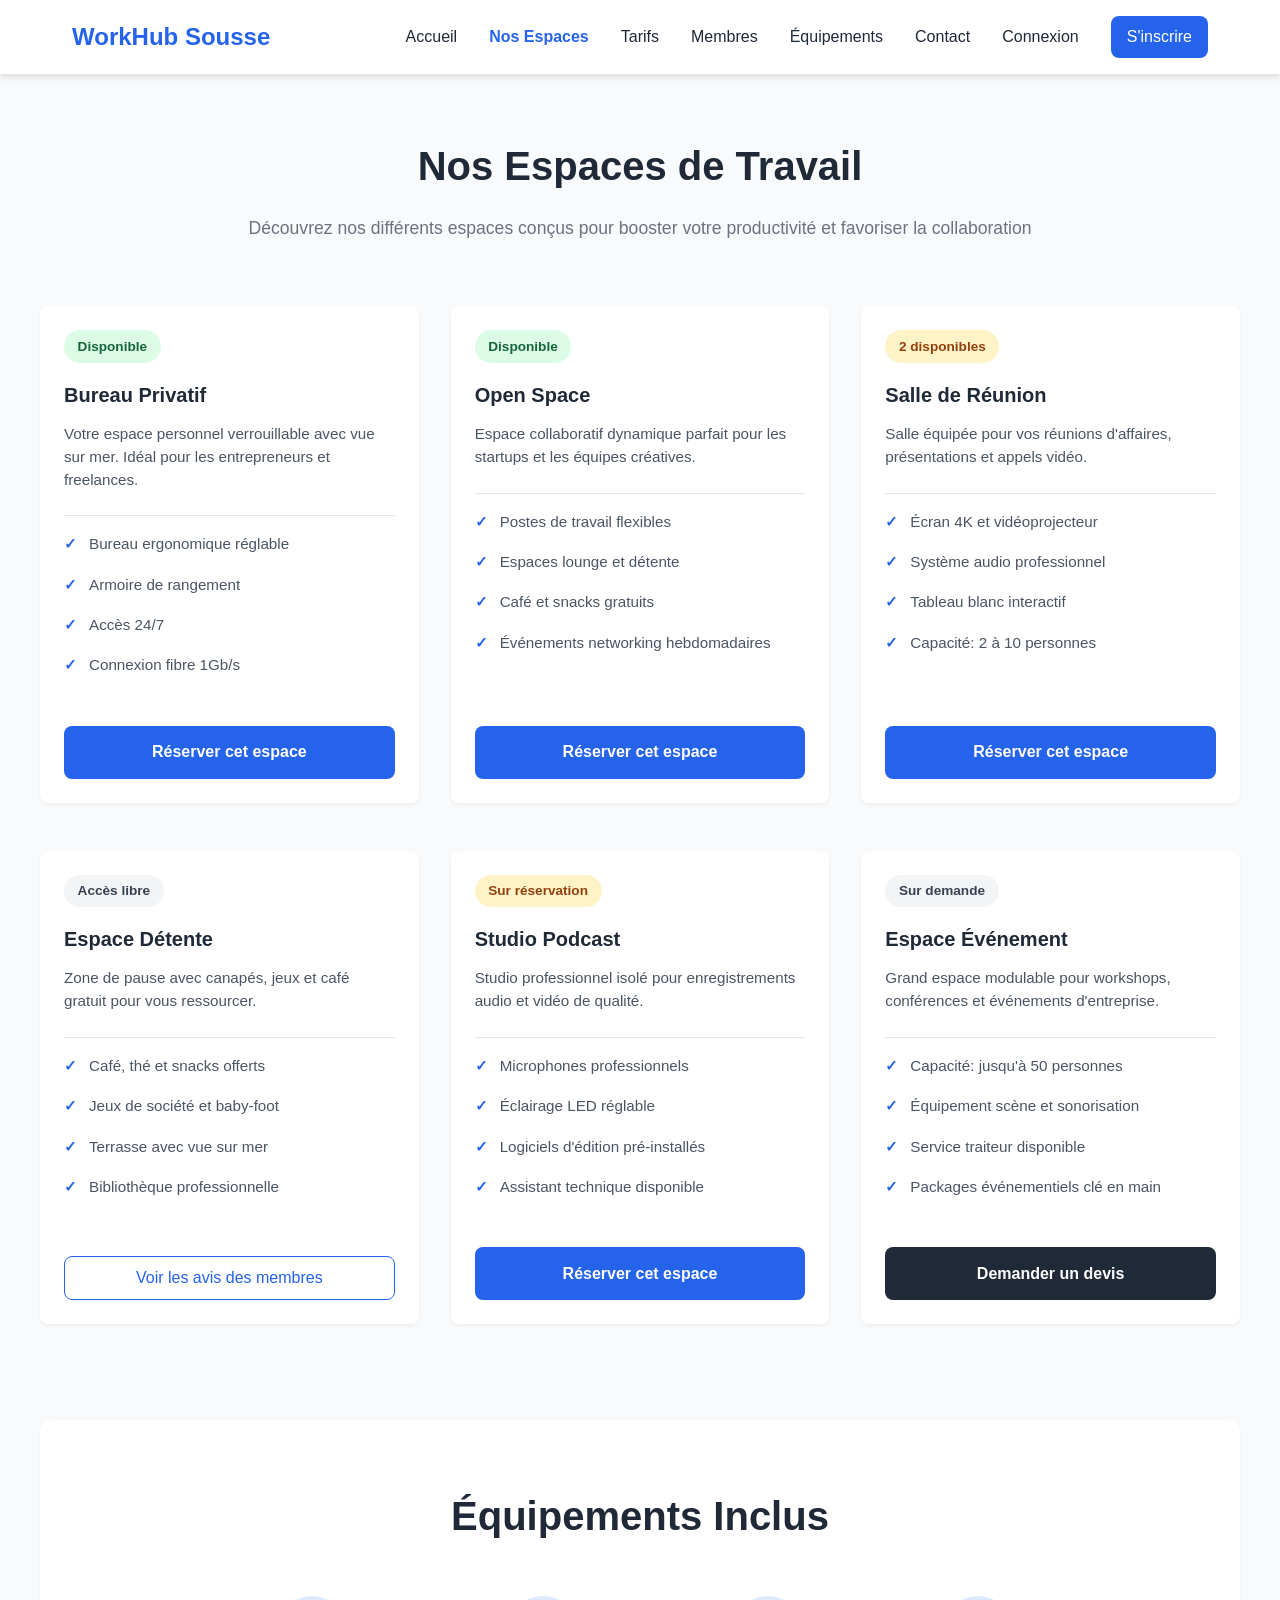
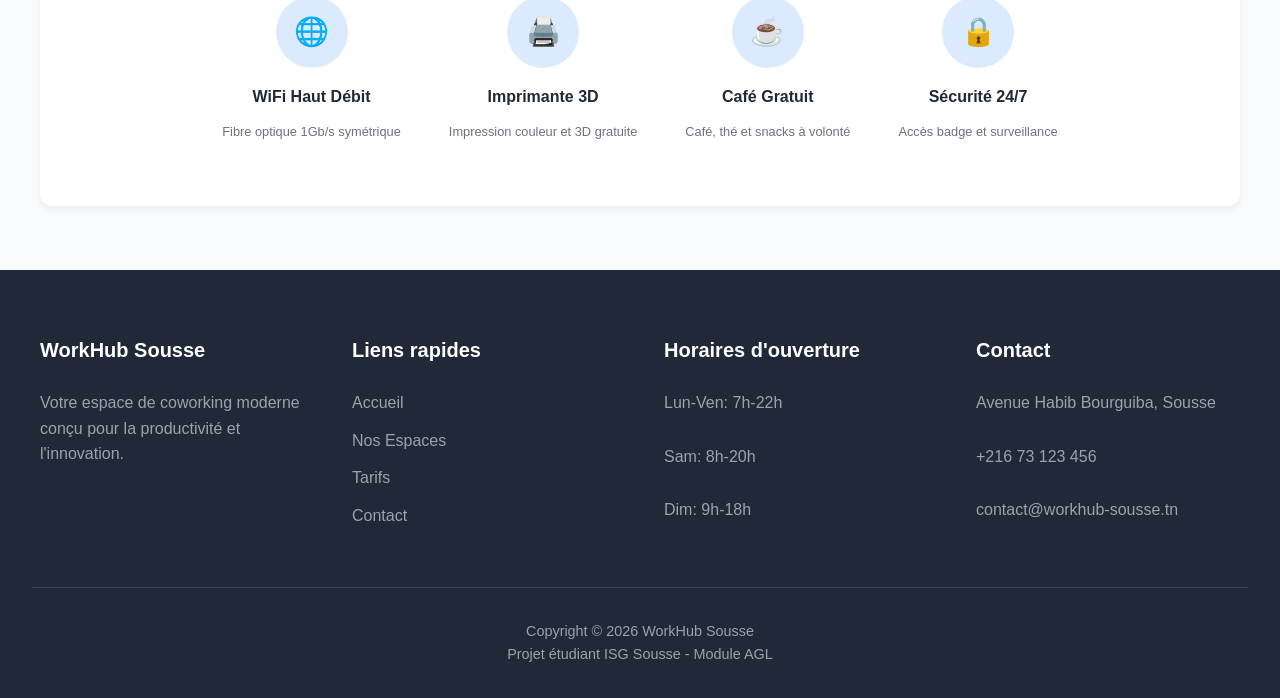
<file: WorkHub sousse/services.html>
<!DOCTYPE html>
<html lang="fr">
<head>
    <meta charset="UTF-8">
    <meta name="viewport" content="width=device-width, initial-scale=1.0">
    <title>WorkHub Sousse - Nos Espaces</title>
    <link rel="stylesheet" href="style.css">
</head>
<body class="a8">
    <nav class="a1">
        <div class="a2">
            <a href="index.html" class="a3">WorkHub Sousse</a>
            <div class="a4">
                <a href="index.html" class="a5">Accueil</a>
                <a href="services.html" class="a5 a6">Nos Espaces</a>
                <a href="pricing.html" class="a5">Tarifs</a>
                <a href="members.html" class="a5">Membres</a>
                <a href="equipments.html" class="a5">Équipements</a>
                <a href="#contact" class="a5">Contact</a>
                <a href="login.html" class="a5">Connexion</a>
                <a href="register.html" class="a7">S'inscrire</a>
            </div>
        </div>
    </nav>
    <div style="background: #f9fafb; padding: 4rem 2rem;">
        <div style="max-width: 800px; margin: 0 auto 4rem; text-align: center;">
            <h1 class="h2">Nos Espaces de Travail</h1>
            <p class="e4" style="font-size: 1.1rem;">Découvrez nos différents espaces conçus pour booster votre productivité et favoriser la collaboration</p>
        </div>

        <div style="display: grid; grid-template-columns: repeat(auto-fill, minmax(350px, 1fr)); gap: 2rem; max-width: 1200px; margin: 0 auto 5rem;">
            <!-- Carte 1 -->
            <div class="i9" style="display: flex; flex-direction: column;">
                <div class="j3">
                    <span class="j4">Disponible</span>
                </div>
                <h3 class="j6">Bureau Privatif</h3>
                <p class="k3">Votre espace personnel verrouillable avec vue sur mer. Idéal pour les entrepreneurs et freelances.</p>
                <div class="i2" style="border-top: 1px solid #e5e7eb; padding-top: 1rem;">
                    <div class="i3"><span class="i4">✓</span> Bureau ergonomique réglable</div>
                    <div class="i3"><span class="i4">✓</span> Armoire de rangement</div>
                    <div class="i3"><span class="i4">✓</span> Accès 24/7</div>
                    <div class="i3"><span class="i4">✓</span> Connexion fibre 1Gb/s</div>
                </div>
                <a href="register.html" class="f2" style="margin-top: auto;">Réserver cet espace</a>
            </div>

            <!-- Carte 2 -->
            <div class="i9" style="display: flex; flex-direction: column;">
                <div class="j3">
                    <span class="j4">Disponible</span>
                </div>
                <h3 class="j6">Open Space</h3>
                <p class="k3">Espace collaboratif dynamique parfait pour les startups et les équipes créatives.</p>
                <div class="i2" style="border-top: 1px solid #e5e7eb; padding-top: 1rem;">
                    <div class="i3"><span class="i4">✓</span> Postes de travail flexibles</div>
                    <div class="i3"><span class="i4">✓</span> Espaces lounge et détente</div>
                    <div class="i3"><span class="i4">✓</span> Café et snacks gratuits</div>
                    <div class="i3"><span class="i4">✓</span> Événements networking hebdomadaires</div>
                </div>
                <a href="register.html" class="f2" style="margin-top: auto;">Réserver cet espace</a>
            </div>

            <!-- Carte 3 -->
            <div class="i9" style="display: flex; flex-direction: column;">
                <div class="j3">
                    <span class="j5">2 disponibles</span>
                </div>
                <h3 class="j6">Salle de Réunion</h3>
                <p class="k3">Salle équipée pour vos réunions d'affaires, présentations et appels vidéo.</p>
                <div class="i2" style="border-top: 1px solid #e5e7eb; padding-top: 1rem;">
                    <div class="i3"><span class="i4">✓</span> Écran 4K et vidéoprojecteur</div>
                    <div class="i3"><span class="i4">✓</span> Système audio professionnel</div>
                    <div class="i3"><span class="i4">✓</span> Tableau blanc interactif</div>
                    <div class="i3"><span class="i4">✓</span> Capacité: 2 à 10 personnes</div>
                </div>
                <a href="register.html" class="f2" style="margin-top: auto;">Réserver cet espace</a>
            </div>

            <!-- Carte 4 -->
            <div class="i9" style="display: flex; flex-direction: column;">
                <div class="j3">
                    <span class="k2">Accès libre</span>
                </div>
                <h3 class="j6">Espace Détente</h3>
                <p class="k3">Zone de pause avec canapés, jeux et café gratuit pour vous ressourcer.</p>
                <div class="i2" style="border-top: 1px solid #e5e7eb; padding-top: 1rem;">
                    <div class="i3"><span class="i4">✓</span> Café, thé et snacks offerts</div>
                    <div class="i3"><span class="i4">✓</span> Jeux de société et baby-foot</div>
                    <div class="i3"><span class="i4">✓</span> Terrasse avec vue sur mer</div>
                    <div class="i3"><span class="i4">✓</span> Bibliothèque professionnelle</div>
                </div>
                <a href="#" class="k7" style="display: block; text-align: center; margin-top: auto;">Voir les avis des membres</a>
            </div>

            <!-- Carte 5 -->
            <div class="i9" style="display: flex; flex-direction: column;">
                <div class="j3">
                    <span class="j5">Sur réservation</span>
                </div>
                <h3 class="j6">Studio Podcast</h3>
                <p class="k3">Studio professionnel isolé pour enregistrements audio et vidéo de qualité.</p>
                <div class="i2" style="border-top: 1px solid #e5e7eb; padding-top: 1rem;">
                    <div class="i3"><span class="i4">✓</span> Microphones professionnels</div>
                    <div class="i3"><span class="i4">✓</span> Éclairage LED réglable</div>
                    <div class="i3"><span class="i4">✓</span> Logiciels d'édition pré-installés</div>
                    <div class="i3"><span class="i4">✓</span> Assistant technique disponible</div>
                </div>
                <a href="register.html" class="f2" style="margin-top: auto;">Réserver cet espace</a>
            </div>

            <!-- Carte 6 -->
            <div class="i9" style="display: flex; flex-direction: column;">
                <div class="j3">
                    <span class="k2">Sur demande</span>
                </div>
                <h3 class="j6">Espace Événement</h3>
                <p class="k3">Grand espace modulable pour workshops, conférences et événements d'entreprise.</p>
                <div class="i2" style="border-top: 1px solid #e5e7eb; padding-top: 1rem;">
                    <div class="i3"><span class="i4">✓</span> Capacité: jusqu'à 50 personnes</div>
                    <div class="i3"><span class="i4">✓</span> Équipement scène et sonorisation</div>
                    <div class="i3"><span class="i4">✓</span> Service traiteur disponible</div>
                    <div class="i3"><span class="i4">✓</span> Packages événementiels clé en main</div>
                </div>
                <a href="#contact" class="f2" style="background: #1f2937; margin-top: auto;">Demander un devis</a>
            </div>
        </div>

        <div style="background: #ffffff; padding: 4rem 2rem; border-radius: 12px; max-width: 1200px; margin: 0 auto; box-shadow: 0 4px 6px rgba(0,0,0,0.05);">
            <h2 class="h2" style="text-align: center; margin-bottom: 3rem;">Équipements Inclus</h2>
            <div class="j7">
                <div class="j8">
                    <div class="j9">🌐</div>
                    <h4 class="k4">WiFi Haut Débit</h4>
                    <p class="g4">Fibre optique 1Gb/s symétrique</p>
                </div>
                <div class="j8">
                    <div class="j9">🖨️</div>
                    <h4 class="k4">Imprimante 3D</h4>
                    <p class="g4">Impression couleur et 3D gratuite</p>
                </div>
                <div class="j8">
                    <div class="j9">☕</div>
                    <h4 class="k4">Café Gratuit</h4>
                    <p class="g4">Café, thé et snacks à volonté</p>
                </div>
                <div class="j8">
                    <div class="j9">🔒</div>
                    <h4 class="k4">Sécurité 24/7</h4>
                    <p class="g4">Accès badge et surveillance</p>
                </div>
            </div>
        </div>
    </div>
    
    <footer id="contact" class="d2">
        <div class="d3">
            <div>
                <h3 class="d4">WorkHub Sousse</h3>
                <p class="d5">Votre espace de coworking moderne conçu pour la productivité et l'innovation.</p>
            </div>
            <div>
                <h3 class="d4">Liens rapides</h3>
                <div class="d6">
                    <a href="index.html" class="d7">Accueil</a>
                    <a href="services.html" class="d7">Nos Espaces</a>
                    <a href="pricing.html" class="d7">Tarifs</a>
                    <a href="#contact" class="d7">Contact</a>
                </div>
            </div>
            <div>
                <h3 class="d4">Horaires d'ouverture</h3>
                <div class="d6">
                    <p class="d5">Lun-Ven: 7h-22h</p>
                    <p class="d5">Sam: 8h-20h</p>
                    <p class="d5">Dim: 9h-18h</p>
                </div>
            </div>
            <div>
                <h3 class="d4">Contact</h3>
                <div class="d6">
                    <p class="d5">Avenue Habib Bourguiba, Sousse</p>
                    <p class="d5">+216 73 123 456</p>
                    <p class="d5">contact@workhub-sousse.tn</p>
                </div>
            </div>
        </div>
        <div class="d8">
            <p>Copyright © 2026 WorkHub Sousse</p>
            <p>Projet étudiant ISG Sousse - Module AGL</p>
        </div>
    </footer>
    <script src="script.js"></script>
</body>
</html>
</file>
<file: WorkHub sousse/style.css>
* { margin: 0; padding: 0; box-sizing: border-box; }
body { font-family: sans-serif; background-color: #f9fafb; color: #1f2937; line-height: 1.6; }
a { text-decoration: none; color: inherit; }
ul { list-style: none; }
img { max-width: 100%; height: auto; }
.a1 { position: fixed; top: 0; left: 0; width: 100%; background: #ffffff; box-shadow: 0 4px 6px rgba(0,0,0,0.1); z-index: 1000; padding: 1rem 0; }
.a2 { max-width: 1200px; margin: 0 auto; padding: 0 2rem; display: flex; justify-content: space-between; align-items: center; }
.a3 { font-size: 1.5rem; font-weight: 700; color: #2563eb; }
.a4 { display: flex; gap: 2rem; align-items: center; }
.a5 { font-weight: 500; transition: color 0.3s; }
.a5:hover { color: #2563eb; }
.a6 { color: #2563eb; font-weight: 600; }
.a7 { background-color: #2563eb; color: #ffffff; padding: 0.5rem 1rem; border-radius: 8px; transition: background-color 0.3s; }
.a7:hover { background-color: #1e40af; }
.a8 { margin-top: 70px; }
.a9 { background: linear-gradient(rgba(0,0,0,0.6), rgba(0,0,0,0.6)), url('https://images.unsplash.com/photo-1497366216548-37526070297c?auto=format&fit=crop&q=80') center/cover; padding: 10rem 2rem; text-align: center; color: #ffffff; }
.b1 { font-size: 3rem; font-weight: 700; margin-bottom: 1rem; }
.b2 { font-size: 1.25rem; margin-bottom: 2rem; }
.b3 { display: inline-block; background: #2563eb; color: #ffffff; padding: 1rem 2rem; border-radius: 8px; font-weight: 600; font-size: 1.1rem; transition: background 0.3s; }
.b3:hover { background: #1e40af; }
.b4 { padding: 4rem 2rem; max-width: 1200px; margin: 0 auto; }
.b5 { display: grid; grid-template-columns: repeat(auto-fit, minmax(200px, 1fr)); gap: 2rem; text-align: center; }
.b6 { background: #ffffff; padding: 2rem; border-radius: 12px; box-shadow: 0 4px 6px rgba(0,0,0,0.1); }
.b7 { font-size: 2.5rem; font-weight: 700; color: #2563eb; margin-bottom: 0.5rem; }
.b8 { color: #6b7280; font-weight: 500; }
.b9 { text-align: center; font-size: 0.9rem; color: #6b7280; margin-top: 2rem; }
.c1 { background: #f3f4f6; padding: 4rem 2rem; }
.c2 { max-width: 1200px; margin: 0 auto; }
.c3 { text-align: center; font-size: 2rem; font-weight: 700; margin-bottom: 3rem; }
.c4 { display: grid; grid-template-columns: repeat(auto-fit, minmax(300px, 1fr)); gap: 2rem; }
.c5 { background: #ffffff; padding: 2rem; border-radius: 12px; box-shadow: 0 4px 6px rgba(0,0,0,0.1); }
.c6 { font-style: italic; margin-bottom: 1.5rem; color: #4b5563; }
.c7 { display: flex; align-items: center; gap: 1rem; }
.c8 { width: 50px; height: 50px; background: #2563eb; color: #ffffff; border-radius: 50%; display: flex; align-items: center; justify-content: center; font-weight: 700; font-size: 1.2rem; }
.c9 { font-weight: 600; }
.d1 { color: #6b7280; font-size: 0.9rem; }
.d2 { background: #1f2937; color: #ffffff; padding: 4rem 2rem 2rem; }
.d3 { max-width: 1200px; margin: 0 auto; display: grid; grid-template-columns: repeat(auto-fit, minmax(250px, 1fr)); gap: 3rem; margin-bottom: 3rem; }
.d4 { font-size: 1.25rem; font-weight: 600; margin-bottom: 1.5rem; }
.d5 { color: #9ca3af; margin-bottom: 1rem; }
.d6 { display: flex; flex-direction: column; gap: 0.75rem; }
.d7 { color: #9ca3af; transition: color 0.3s; }
.d7:hover { color: #ffffff; }
.d8 { border-top: 1px solid #374151; padding-top: 2rem; text-align: center; color: #9ca3af; font-size: 0.9rem; }
.d9 { display: flex; flex-direction: column; align-items: center; justify-content: center; min-height: calc(100vh - 70px); padding: 2rem; }
.e1 { background: #ffffff; padding: 3rem; border-radius: 12px; box-shadow: 0 4px 6px rgba(0,0,0,0.1); width: 100%; max-width: 400px; }
.e2 { text-align: center; margin-bottom: 2rem; }
.e3 { font-size: 1.5rem; font-weight: 700; margin-bottom: 0.5rem; }
.e4 { color: #6b7280; }
.e5 { margin-bottom: 1.5rem; }
.e6 { display: block; margin-bottom: 0.5rem; font-weight: 600; font-size: 0.95rem; }
.e7 { width: 100%; padding: 0.75rem; border: 1px solid #d1d5db; border-radius: 8px; font-family: inherit; font-size: 1rem; }
.e8 { display: flex; align-items: center; justify-content: space-between; margin-bottom: 1.5rem; font-size: 0.9rem; }
.e9 { display: flex; align-items: center; gap: 0.5rem; }
.f1 { color: #2563eb; font-weight: 500; }
.f2 { width: 100%; background: #2563eb; color: #ffffff; padding: 0.85rem; border: none; border-radius: 8px; font-weight: 600; font-size: 1rem; cursor: pointer; transition: background 0.3s; text-align: center; display: inline-block; }
.f2:hover { background: #1e40af; }
.f3 { text-align: center; margin-top: 1.5rem; font-size: 0.9rem; color: #6b7280; }
.f4 { margin-top: 1rem; display: flex; gap: 1rem; }
.f5 { flex: 1; padding: 0.75rem; border: 1px solid #d1d5db; border-radius: 8px; background: #ffffff; cursor: pointer; font-weight: 500; color: #374151; text-align: center; }
.f5:hover { background: #f3f4f6; }
.f6 { background: #dbeafe; color: #1e40af; padding: 0.5rem 1rem; border-radius: 20px; font-size: 0.85rem; font-weight: 600; text-align: center; margin-bottom: 1.5rem; display: inline-block; }
.f7 { max-width: 800px; width: 100%; }
.f8 { display: flex; justify-content: space-between; margin-bottom: 2.5rem; border-bottom: 2px solid #e5e7eb; padding-bottom: 1rem; flex-wrap: wrap; gap: 1rem; }
.f9 { color: #6b7280; font-weight: 600; font-size: 1.1rem; }
.g1 { color: #2563eb; border-bottom: 2px solid #2563eb; padding-bottom: 1rem; margin-bottom: -1rem; }
.g2 { display: grid; grid-template-columns: 1fr 1fr; gap: 1.5rem; margin-bottom: 1.5rem; }
.g3 { margin-bottom: 2rem; }
.g4 { font-size: 0.8rem; color: #6b7280; margin-top: 0.25rem; display: block; }
.g5 { display: flex; align-items: flex-start; gap: 0.75rem; margin-bottom: 1rem; font-size: 0.9rem; color: #4b5563; }
.g6 { margin-top: 3rem; display: grid; grid-template-columns: repeat(auto-fit, minmax(200px, 1fr)); gap: 1.5rem; }
.g7 { background: #f3f4f6; padding: 1.5rem; border-radius: 8px; text-align: center; }
.g8 { font-weight: 600; margin-bottom: 0.5rem; color: #1f2937; }
.g9 { text-align: center; padding: 5rem 2rem; background: #ffffff; }
.h1 { max-width: 800px; margin: 0 auto 4rem; }
.h2 { font-size: 2.5rem; font-weight: 700; margin-bottom: 1rem; color: #1f2937; }
.h3 { display: grid; grid-template-columns: repeat(auto-fit, minmax(300px, 1fr)); gap: 2rem; max-width: 1200px; margin: 0 auto; }
.h4 { background: #ffffff; border-radius: 12px; padding: 2.5rem; box-shadow: 0 4px 6px rgba(0,0,0,0.1); position: relative; border: 2px solid transparent; display: flex; flex-direction: column; }
.h4:hover { transform: translateY(-5px); transition: transform 0.3s; box-shadow: 0 10px 15px rgba(0,0,0,0.1); }
.h5 { border-color: #2563eb; transform: scale(1.05); }
.h5:hover { transform: scale(1.05) translateY(-5px); }
.h6 { position: absolute; top: -14px; left: 50%; transform: translateX(-50%); background: #2563eb; color: #ffffff; padding: 0.25rem 1rem; border-radius: 20px; font-size: 0.85rem; font-weight: 600; }
.h7 { text-align: center; margin-bottom: 2rem; padding-bottom: 2rem; border-bottom: 1px solid #e5e7eb; }
.h8 { font-size: 1.5rem; font-weight: 700; margin-bottom: 0.5rem; }
.h9 { font-size: 2.5rem; font-weight: 800; color: #1f2937; margin-bottom: 0.5rem; }
.i1 { color: #6b7280; font-size: 0.95rem; }
.i2 { margin-bottom: 2rem; flex: 1; }
.i3 { display: flex; align-items: flex-start; gap: 0.75rem; margin-bottom: 1rem; color: #4b5563; font-size: 0.95rem; }
.i4 { color: #2563eb; font-weight: bold; }
.i5 { width: 100%; border-collapse: collapse; margin-top: 4rem; background: #ffffff; border-radius: 12px; overflow: hidden; box-shadow: 0 4px 6px rgba(0,0,0,0.1); }
.i6 { background: #f9fafb; padding: 1.25rem; text-align: left; font-weight: 600; border-bottom: 1px solid #e5e7eb; color: #374151; }
.i7 { padding: 1.25rem; border-bottom: 1px solid #e5e7eb; text-align: center; color: #4b5563; }
.i8 { max-width: 800px; margin: 5rem auto 0; text-align: left; }
.i9 { background: #ffffff; padding: 1.5rem; border-radius: 8px; margin-bottom: 1rem; box-shadow: 0 2px 4px rgba(0,0,0,0.05); }
.j1 { font-weight: 600; margin-bottom: 0.75rem; color: #1f2937; font-size: 1.1rem; }
.j2 { color: #6b7280; line-height: 1.5; }
.j3 { display: flex; justify-content: space-between; align-items: center; margin-bottom: 1rem; }
.j4 { background: #dcfce7; color: #166534; padding: 0.35rem 0.85rem; border-radius: 20px; font-size: 0.85rem; font-weight: 600; }
.j5 { background: #fef3c7; color: #92400e; padding: 0.35rem 0.85rem; border-radius: 20px; font-size: 0.85rem; font-weight: 600; }
.j6 { font-size: 1.25rem; font-weight: 700; margin-bottom: 0.75rem; color: #1f2937; }
.j7 { display: flex; justify-content: center; gap: 3rem; margin-top: 3rem; flex-wrap: wrap; }
.j8 { display: flex; flex-direction: column; align-items: center; text-align: center; max-width: 200px; }
.j9 { width: 72px; height: 72px; background: #dbeafe; color: #2563eb; border-radius: 50%; display: flex; align-items: center; justify-content: center; font-size: 1.75rem; margin-bottom: 1rem; font-weight: bold; }
.k1 { margin-bottom: 1rem; }
.k2 { background: #f3f4f6; color: #374151; padding: 0.35rem 0.85rem; border-radius: 20px; font-size: 0.85rem; font-weight: 600; display: inline-block; }
.k3 { font-size: 0.95rem; color: #4b5563; margin-bottom: 1.5rem; line-height: 1.5; }
.k4 { font-weight: 600; margin-bottom: 0.5rem; color: #1f2937; }
.k5 { color: #2563eb; }
.k6 { margin-bottom: 4rem; }
.k7 { background: transparent; color: #2563eb; border: 1px solid #2563eb; padding: 0.5rem 1rem; border-radius: 8px; transition: all 0.3s; }
.k7:hover { background: #2563eb; color: #ffffff; }
@keyframes n1 { from { opacity: 0; transform: translateY(30px); } to { opacity: 1; transform: translateY(0); } }
@keyframes n2 { from { opacity: 0; transform: translateX(-30px); } to { opacity: 1; transform: translateX(0); } }
.n3 { opacity: 0; animation: n1 0.8s cubic-bezier(0.16, 1, 0.3, 1) forwards; }
.n4 { opacity: 0; animation: n2 0.8s cubic-bezier(0.16, 1, 0.3, 1) forwards; }
.n5 { animation-delay: 0.1s; }
.n6 { animation-delay: 0.2s; }
.n7 { animation-delay: 0.3s; }
.n8 { animation-delay: 0.4s; }
.n9 { transition: all 0.4s ease-in-out; }
.o1 { transform: scale(1); transition: transform 0.3s ease; }
.o1:hover { transform: scale(1.02); box-shadow: 0 10px 15px rgba(0,0,0,0.1); z-index: 10; position: relative; }
.o2 { max-width: 1200px; margin: 4rem auto; padding: 0 2rem; }
.o3 { display: flex; justify-content: space-between; align-items: center; margin-bottom: 2rem; flex-wrap: wrap; gap: 1rem; }
.o4 { width: 100%; border-collapse: collapse; background: #ffffff; border-radius: 12px; overflow: hidden; box-shadow: 0 4px 6px rgba(0,0,0,0.05); }
.o5 { background: #f3f4f6; color: #374151; text-align: left; padding: 1rem; font-weight: 600; }
.o6 { border-bottom: 1px solid #e5e7eb; padding: 1rem; color: #4b5563; }
.o7 { display: flex; gap: 0.5rem; }
.o8 { padding: 0.4rem 0.8rem; border-radius: 6px; font-size: 0.85rem; font-weight: 600; border: none; cursor: pointer; transition: background 0.3s; }
.o9 { background: #dbeafe; color: #1e40af; }
.o9:hover { background: #bfdbfe; }
.p1 { background: #fee2e2; color: #991b1b; }
.p1:hover { background: #fecaca; }
.p2 { padding: 0.25rem 0.75rem; border-radius: 20px; font-size: 0.8rem; font-weight: 600; }
.p3 { background: #dcfce7; color: #166534; }
.p4 { background: #fef3c7; color: #92400e; }
.p5 { background: #e0e7ff; color: #3730a3; }
@media (max-width: 768px) {
  .a4 { display: none; }
  .b1 { font-size: 2rem; }
  .g2 { grid-template-columns: 1fr; }
  .f8 { flex-direction: column; gap: 1rem; }
  .h3 { grid-template-columns: 1fr; }
  .c4 { grid-template-columns: 1fr; }
  .d3 { grid-template-columns: 1fr; }
}
.q1 { display: none; }
#del_m1:checked ~ .o2 #row_m1, 
#del_m2:checked ~ .o2 #row_m2, 
#del_m3:checked ~ .o2 #row_m3,
#del_e1:checked ~ .o2 #row_e1, 
#del_e2:checked ~ .o2 #row_e2, 
#del_e3:checked ~ .o2 #row_e3,
#del_e4:checked ~ .o2 #row_e4 { display: none; }
.q2 { display: none; position: fixed; top: 0; left: 0; width: 100%; height: 100%; background: rgba(0,0,0,0.5); z-index: 2000; justify-content: center; align-items: center; }
.q2:target { display: flex; }
.q3 { background: #fff; padding: 2rem; border-radius: 12px; width: 100%; max-width: 500px; position: relative; }
.q4 { position: absolute; top: 1rem; right: 1.5rem; font-size: 1.5rem; font-weight: bold; color: #6b7280; text-decoration: none; }
.q5 { margin-bottom: 1.5rem; font-size: 1.5rem; font-weight: 700; color: #1f2937; }
.q6 { display: inline-block; text-align: center; cursor: pointer; }
</file>
